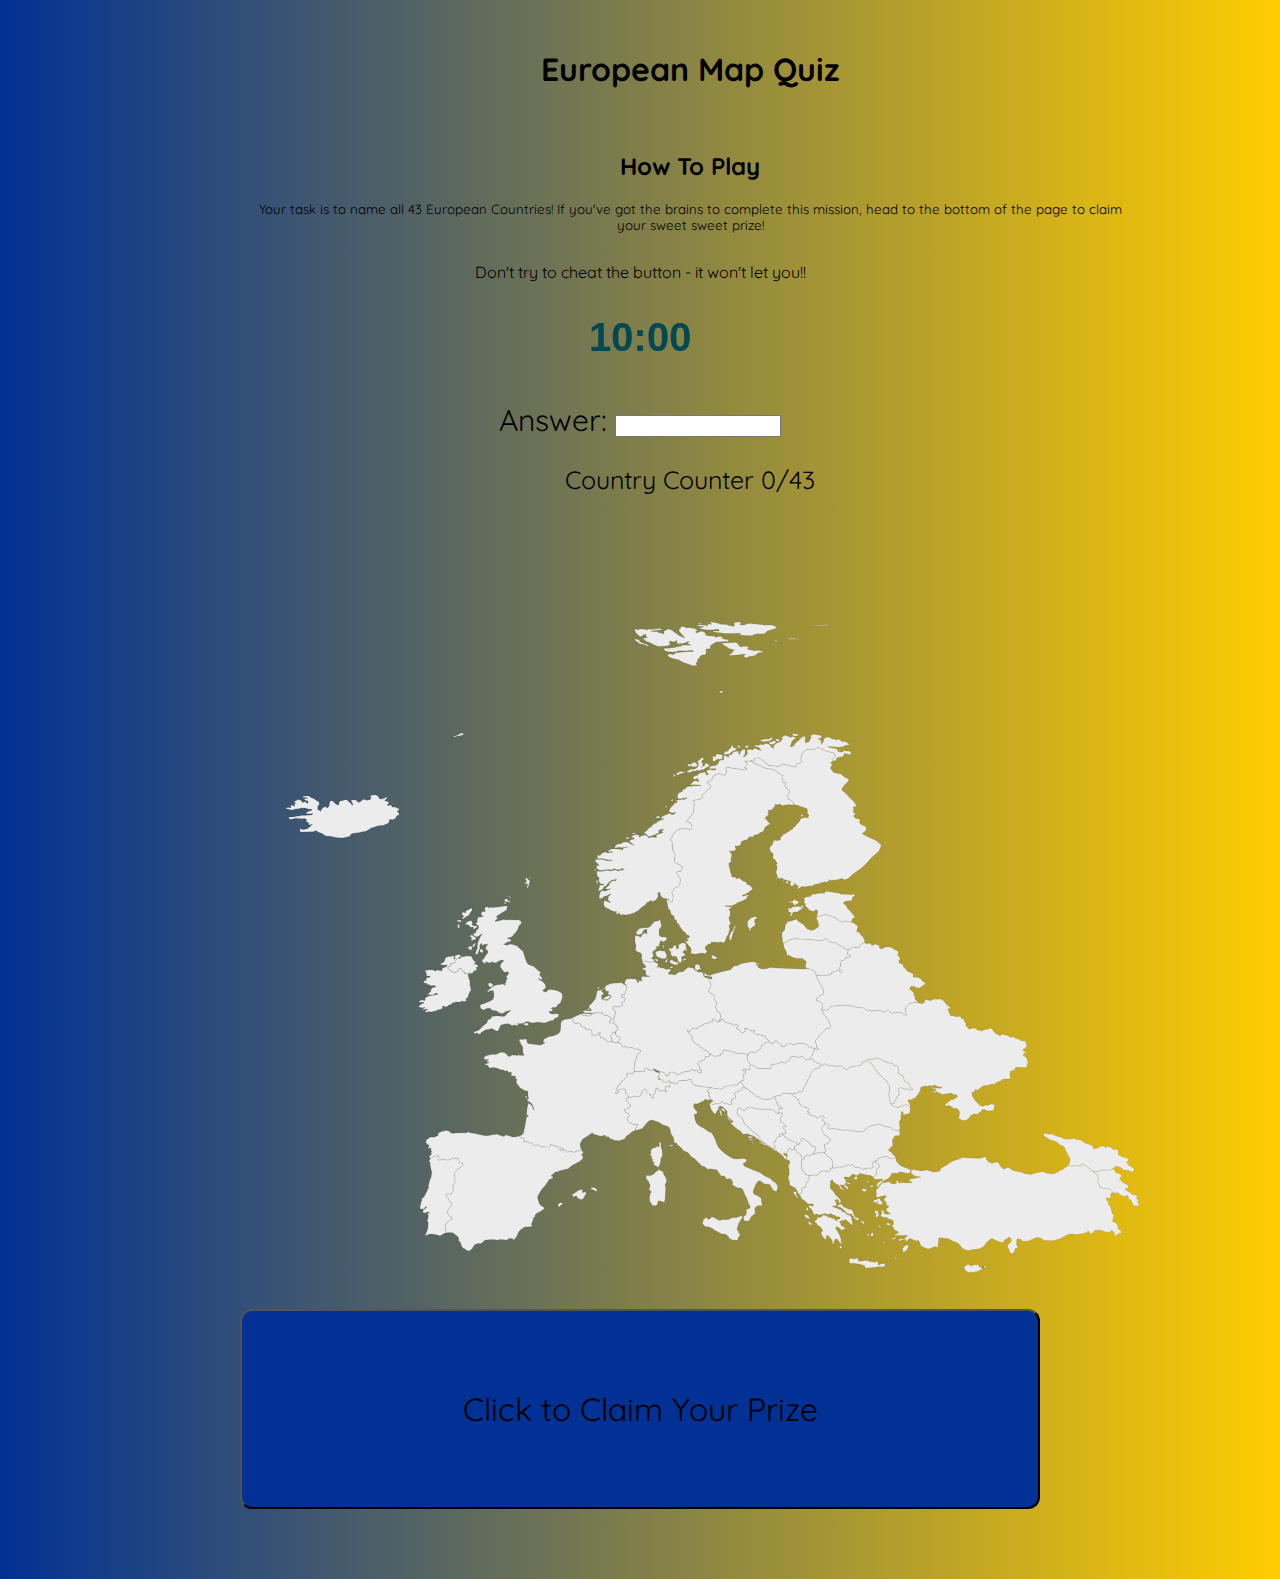
<file: index.html>
<!DOCTYPE html>
<html lang="en">
  <head>
    <meta charset="utf-8" />
    <link
    rel="stylesheet" href="mapquiz.css">
    <meta http-equive="X-UA-Compatible" content="IE=edge" />
    <meta name="viewport" content="width=device-width, initial-scale=1.0" />
    <title>Map Quiz</title>
    <script src="./mapquiz.js" defer>
    </script>
  </head>
  <body>
    <header>
      <h1 id="title" , class="heading">European Map Quiz</h1>
    </header>
    <main>
      <article class="article">
        <h2 class="heading">How To Play</h2>
        <p>Your task is to name all 43 European Countries! If you've got the brains to complete this mission, head to the bottom of the page to claim your sweet sweet prize! 
        <br></br></p>  
        Don't try to cheat the button - it won't let you!!
        </p>
        <br>
        <div id="ten-countdown"></div>
      </article>
        <form id="answer-form" class="form" >
          <label class="answer-label">
            Answer:
            <input id="guessed-answer" type="text" class="answer-input"/>
          </label> 
          <p id="guessed-answer-error" ></p>
         
          <p></p><p id="counter"></p>  
        </form>

        <section>
          <?xml version="1.0"?><svg baseprofile="tiny" fill="#ececec" height="684" stroke="black" stroke-linecap="round" stroke-linejoin="round" stroke-width=".1" version="1.2" viewbox="0 0 1000 684" width="1000" xmlns="http://www.w3.org/2000/svg">
 <path d="M654.7 528.1l0.5 0.4 2 2.9 1.4 0.5 1.9 1.3 1.4 3.2 0.1 2.2-0.5 2.6 0.3 2.1-0.8 0.8 0.7 2 0.2 1.9 1.2 2.2 1.2 1.1 1.3 2.4 1.6-0.2 1.3 1.1 0 1.1 1.1 1.8-0.8 2.6-1.7 0.8-1.2 3.1-0.3 2-0.6 0.5-1.9 0.3-1.7 1.3 1 2.2-0.9 0.7-0.3 1.5-0.7 0.7-2.7-0.9-0.7-2.5-1.7-2.7-4.9-2.6-1.2-1.1 0.4-1.5-0.1-1.4-1.4-2.4 0.3-2.6 0.8-2.2-0.3-2.7 0.1-2.1-0.7-2.9 0.5-2.1 0.9-1.3-0.2-2.2-1.5-1.1-1.6-0.2 0-3.1-0.3-0.6 1.7 0-1.7-2.8 3.2-5.3 1.1 0.3 0.8 2.1 3.4-1.2z" id="AL" name="Albania" inkscape:connector-curvature="0" 
 

></path>




 <path d="M423.4 528.8l-2.8 1.1-0.7-0.4 0-2.1 0.9-0.7 2.6 0.6 0 1.5z" id="AD" name="Andorra" inkscape:connector-curvature="0" 

"
 ></path>
 <path d="M974.6 572.4l-3.2-2.8-2.3-1.7-1.6-0.7-3.5 0.4-2.9-0.9-1.8-0.9 0.5-0.6-1.9-3-0.8-1.9 1-1.4 0.2-2.3-1.7-3.3-1.7-1.2-1.3-1.6 4.4-0.3 5.3-1.3 3.2 0.3 1.1-0.2 3.5-0.1-0.5-0.7 2.3-0.5 1.3 1.5 1.6 1-0.9 0.9 2.3 1 1.2 0 3.3 2.5 0 0.7-1.9 1.5-0.2 1.1 3.2 3.4 2.4 1.4 3.2 1.5 0.2 0.9-0.9 2.5-3 0 0.6 0.9 1.9 1.2 6.1 4.4 1.5-0.3 2.2 0.9 0.2 1.3-1 1.4 1.9 1.4 0.8 1.5-1.8 0.5 1.4 1.5 0.5 2.6-2.2-0.1-2.5 0.5-3-4.7 0.1-1-3.1-2.1 0.1-1.7-0.8-1.2-1.7 0.2-1.9 0.9-2.9-1.6-1.2 0.2-0.3-1.1-1.8-1.7-3.2 0.9z" id="AM" name="Armenia">
 </path>
 <path d="M607.8 434.9l-0.9 2.4 0.1 0.8 1.6 2.9 2.3 2.9-0.6 0.7-0.6 1.9 0.7 2-3.9 0.3-2.5-0.9-1.3 1.4 2.6 0.7 0.5 1.1-0.5 1.4-2.2 1.2 0.4 1.5-0.5 0.7 1.1 1.6-0.3 1.8-2.5 0.5-1.8 1.7-1.3 0.9-0.1 1.9-2.4-0.5-1.6 0.2-2.3 1.1-2.8-0.2-2.6 0.2-1.9 0.7-1 1.3-3 1.2-5-0.7-5-0.9-2.6-0.5-4-0.3-8.6-1.5-1.1-0.5-3.1-3.5 0-2.3-4.7 1.5-3.1-0.2-3.4 0.3-1.4 0.6-1.2 2.2-1.1 0.4-2.1-0.4-0.9-0.8-3-0.3-0.5-1.5-0.8-0.3-2 1.9-2.3-0.4-1.5-0.8-0.4-1-3.3-0.8 0.3-0.8-1.1-2.5 1-3-0.9-0.7 1.7-0.5 0.7-0.5 3.5 1.6 0.9 1.4 1.2 0.3-0.1 1.3 1.6-0.5 1-1.6 0.2-1.9 2.8-0.1 2.7 0.4 1.4 1.9 3.8-0.5 1.1-0.9 3.9-1.5 5.7-0.5 0.1-1.4 2 0.3 1.5 0.8 2.5-0.5 1.1 0.5 0.2 1.1 1.2 0.9 1.7 0.4 0.3-1.5-0.3-1.9-1.7-0.3 0.6-1.3-0.1-1.3-2.5-2.8 0.6-1.3 3.1-1.8 2.9-0.8 1-1 0.7-2.9 2.3 0.9 1.3-0.9 0.2-2.8 2.2 1.2 0.8 1.3 3.9 0.4 1.4-0.7 2.5 0.4 0.1-1.1 1.3-1.6 1.2 0 0.3-3.2 1.2-0.2 1.6 0.8 1.4-0.4 4.8 1.7 1.5-0.1 3 1.7 3.8 0.2 1.2-0.9 5.1 1.5 1 1.6z" id="AT" name="Austria">
 </path>
 <path d="M470 401.8l1.6-0.5 0.8 0.8 1.2 0.1 3 2.3-0.4 1.5 1.7 0.7 0.4 2-2.3 1.3-0.6 1.7-1.7-0.7-1.3 1.3-1.4 2.5-0.2 1.7 2 2.4-1.1 1.7-3.4 0.4-2.8-2.6-3.3-1.5-1.7-0.1-0.4-2-0.6-0.6 0.8-2.7-1.9 0.6-0.5 1.4-1.3 0.6-2.2 0.3-2.3-0.3-0.5-0.6 0.7-1.4-0.7-0.7 0.4-1.6-1.6-1.1-3.6-0.4-0.9 0.3-0.6-2-4.2-1.1-0.5-2-1.6-1.8-3.2 1-2.9-2.4 0-1.2-0.9-2.2 5.1-2.5 4.7-1.7 0.3 1.3 1.2 0.7 1.2-0.6 3.9 1.1 3.2-1.5 0.6-1.2 2.1 0.3-0.2-0.9 1.4-0.7 1.5 0.8 1.5-1 1.1 1.3 2.5-0.8 0.5 1.6 2.6 1.4 1.9-0.4 1.7 1.3 2.6 1.1-1 2.9-1.1 1.3 0.7 1.1z" id="BE" name="Belgium">
 </path>

 <path d="M759.6 509.6l0.2 3.7-0.9 1.8-2-0.6-2.2 0.5-1 2-1.2 1.2 0 2.6 0.4 4.2-1.6 0.7-2.9 3.7 3 1.8 1.7 2.2 2.4 2.5 0.5 1.2-1.7-0.2-0.9 0.4-1.8 0-1.5 0.6-3.4-2.5-3.5 0.3-1.5 1.1-3.4 0.4-1 2.2-1.9 0.3-0.3 1.4-1.6-0.5-1.6 1.1 0.7 1 0.9 2.7-0.2 0.8-2.5 1.2-1.8-0.3-3.2 0.4-3.4 0.9-1.7-1.1-3.7-1.2-0.9 0.6-2.4-1.4-1.2-1.7-1.6 0.5-4.2-0.1-0.2 0.9-1.9 0.2-3 1.1-2.6-0.2-2.4 0.2-1 1-3-0.2 0-4.2 0.5-1.7-0.9-1-1.7-3.3-3.4-1.8-3.3-3.2 1-0.3 1.1-1.7-1.4-2.9 0-3.3 1.1-0.6 1.8-0.1 1.1-1.6 1.6-1.7 0.3-1.4-1.6-1-1.3-1.6-2.9-1.5-2.4-3.9-0.6-2.4 0.4-2.3 2.1-1 0.2-1.9 0.9-0.7 4.3 2.5-1.8 2 0.9 1.8 3.7-0.6 3.9 0.3 5.3 1 3.5 0.4 2.5-0.5 9.4 1.7 4.2 0.2 2.3-0.6 1.6-0.9 1.2-1.6 3.3-2.1 3.2-1.2 4.4-0.9 2.9-0.4 4.5 2.3 3.2 0.4 0.9 0.6 1.7-0.5 2.5 2.6 2.2 0.7 2.6 0.5 2 0z" id="BG" name="Bulgaria">
 </path>

 <path d="M638.2 492.2l2.8-0.7 1.5 0.8-0.5 2.5-1.6 2.7-0.1 2.6 0.5 0.8 2.4 1.2 3.3 2.9-0.3 0.8-3.1-0.1-0.5 0.8 3.2 3.7-0.2 2.2-2.5-0.3-0.7 0.8-3.2 0.5 1.4 2.2-2.3 0.2-2 1.7-0.5 1.7 0.1 1.5-1.7 0.2-0.5 0.7 0.6 3 1.1 1.6-0.1 0.8-1.1 1-1.7-0.7-6.2-3.8-0.6-0.9-1.6 0.1-1.1-0.6 0.3-1.6-3-2.5-1.5-1.6-0.4-2.2-2.4-1.1-5-4.1-1.7-2-2.8-2.3-2.3-2.4-1.3-4-3.4-3.2-1.9-1.3-0.1-1.4 0.3-5 1.2-0.6 1.8 0.4 1.7 1.8 1.8 1 2.7-3.2 3.2 0.3 1.5-1.2 2.7 1.6 2.5 0.1 2.8 0.7 1.7-0.6 1.6 1.3 2.2-1 1.8 0.3 1.8-0.2 2.6 0.7 2.2 0.2 1.1 0.8 1.3 2.2 2.2 0.2z" id="BA" name="Bosnia and Herzegovina">
 </path>

 <path d="M724.5 321.5l1.8 1.3 1.2-0.4 1.9-0.1 3.1 2.2 1.6-0.9 1.5-0.3 3.6 1.2 0.2 2.3 1.7 1.5 2.1-1.3 2.7-1.1 3.4 0 2.7 0.9 2.4 1.8 3.5 1.4 0.4 2.5-0.6 1.8 2.1 2.1 0.5 1.3-1.3 2 0 2 4.1 2 0.5 0.5-0.5 1.8 1.4 0.6 1.8 2.4 1.5 1.4 4.9 2.1 0.7 0.8-0.4 2.8 5.3 0.5 3.2 1.3 0 1.1 0.7 1.1 2.8 1.4 0.6 1.7-2.6 1-0.3 0.9-3 1.8-3.5-0.2-2.4-1.5-2.9 0.1-1.4 2.7 3.9 3.3 0.6 1-0.2 1.5 1 1.5 0.5 3.3 1.6 1.4 1.3 1.8-5-0.1-1.4 0.8-1.7-0.4-1.1 0.5-2.2 2.3-0.8 1.2-1 3.3 1.8 3.6-0.8 1.4-2.7-0.9-0.5-1.2-2-1.1-7.1 0.6-2.3 0.8-0.6-0.5-2.5-3-3.8 1.6-0.6 1.1-1-0.3-0.8-1.3-5.1-1-1.9 0.7-1.9-0.5-1.2 1.7-0.8-1.4-1.1-0.4-3 0.1-1-0.3-1.8-2.1-2.3 0-6.1-0.9-6.5-1.5-7.8-0.4-2.4 0.1-2.3 0.5-5.9 0.5-0.8 1.4-1.6 1.6-1.9 1.2-1.1-0.5-1.9-0.3-1.1 0.5 0.1 1.4-1-1.6-0.1-1.3 0.8-1.5-0.4-1.1 0.2-2.4-0.8-1-1.8-1-3.3-1.3 0-1.2 2-2.7 0.8-0.5 4-1.7 0.6-1.6-0.9-3.9-1.7-3.6-2.9-4.9-2.1-5.1 2.9 0.4 1.6-0.3 3.7-0.3 1.6 0.9 3.3-1.3 1.8 0.1 0.8-2.6 2 0.2 1.4-1.2 2.1-0.5 1-0.7 1.7 2.3 2-0.2 0-1-0.9-1.1-1.9-0.5 0.5-2 1-1.5-0.4-2.3 1.1-3 2.6-0.6 0.8-0.6 1-2 3.6 0.1 0.4-1.1 1.3-1-3.9-1 0.7-3.1 0-1.8 2.6-0.6 1.2-1.5 1.1-0.3 3 0.4 3.1 0.1 0.4-1.7 2.5-2.4 1.4-0.8 1.3-0.2z" id="BY" name="Belarus" inkscape:connector-curvature="0" 


>
 </path>
 <path d="M514.1 449.1l0.8 1.1 2.6 1.3 1.2 0 0.9 0.7-1 3-0.5 1.5 0.1 1.7 1.2 0.1 3.3 0.8 0.4 1 1.5 0.8 2.3 0.4 2-1.9 0.8 0.3 0.5 1.5-0.5 3.1 0.5 1.8-1.9-0.2-1-0.9-1.3 0.3-0.6 1.8 1.5 3.5-1.2 0.3-1.4-1.9-0.7-0.1-2.9 1.1-2-0.8-0.8-2.1-2 0.1 0 2.9-0.5 1.1-2.2 2.6-0.2 1 0.7 1.7-1.2 0.7-0.9-1.4-1.3-1.2 0.4-1.2-2.2-0.6-2.4-2-0.2-2.5-1-0.6-3.4 2.9 0.6 1.5-1.6 2.2-2.4 1.4-3.1-0.8-2.6 1-2.4 0.5-1.4-0.7-0.9-1.4-2.3-2.3 0.5-1.7-0.8-2.2-2.2-0.3-1.9 0.1-2.3 1.5 0.5 1.3-2.3 1.6-1.4-0.1 0-1 1.5-1 0.3-1.5-0.8-0.7 1.1-2.9 3-2.2 0.5-2.9 2.1-0.9 3.8-4 0.6-0.9-1.3-1.1 1.8-1.4 1.1 0 0.8 0.8 2.7-0.3 0.8-1.4 1.5-0.7 1 0.3 2.8 0.1 3.3-0.6 2.6 0.2-0.2-1.5 1.3-1.2 1.3 0 1.4 1 0.8-0.2 1.1 0.9 3.7-0.2z" id="CH" name="Switzerland">
 </path>
 <path d="M578.9 400.5l2.1-0.4-0.1-1.9 3.3 0.8 0.3 1.1 1 1.1 4.6 1.1 2.7 1.1 0.8 0.9 3.2-0.7 1.8 1.2-0.7 1.1-1.6 1.2 1.6 0.9 2 1.8 1.5 1.9 1 0.4 3.5-2.5-1.7-2.4 1.3 0 2.2 0.6 3.3 1.9 3.6-0.7 0 1.6-1.4 0.5 2.7 2.3 1 0.6 1.8-1 3.5 1.8 0.5-0.2 2.7 0.8 0.5 1.8 2.8 2.2 0.5 1.6-2.8 0.3-2 1.5-0.6 0.8-2.3 1.2-0.7 3-1.6 0.8-2.1 1.9-1.5 0.7-1.7 0.2-3.6-0.5-1.4 1.2-1.1 2.8-1-1.6-5.1-1.5-1.2 0.9-3.8-0.2-3-1.7-1.5 0.1-4.8-1.7-1.4 0.4-1.6-0.8-1.2 0.2-0.3 3.2-1.2 0-1.3 1.6-0.1 1.1-2.5-0.4-1.4 0.7-3.9-0.4-0.8-1.3-2.2-1.2-0.6-0.7-2.9-2.2-1.3 0-1.3-1.6-2.5-1.5-2.9-2.6-1.3 0-2.3-2-1.8-2.7-1.4-1.5 1.2-1.7-0.6-1.6-2.3-1.3-2.5-3.4 0.5-0.7 1.9 2 1.9-2.6 1.1-0.6 2.6-0.6 2.1 0.4 0.8-1.3 2-0.3 0.6-1 1.6-0.7 1.1 0.1 0.6-1.2 4.4-1 3.5-1.5 1.9-0.6-1.5-1.5 0.8-0.6 2.2 0.4 1.5 1.5 0 0.9 1.4 0.6 0.9-0.7z" id="CZ" name="Czech Republic">
 </path>
 <path d="M567.9 355.2l-3.4-0.1-0.2-1.7-1.1-1-0.1-1 4.7 2.6 0.1 1.2z m-34.8-8.1l-1.8 0-1.4-0.7 0.8-1 1.7 0.4 0.7 1.3z m28.3 0.5l-1.3 0.7-1.3 0-1.3 1.3-2.1-1.1-0.5-1.1 0.1-2.2 0.6-1.4 2-0.9 0.9 1.2 1.7 0.6-0.5 1.7 1.7 1.2z m-46.6-6.6l1.8 0.7 1.6 1.6 0.1 1.4-1.7 1.6 3.2-0.3 0.8 1.2 1.7-0.4 4.5 1.8 3.2-0.9 0.7 1.4-0.6 1.5-2.2 1.6 1.4 1.2 2.1-0.2 3.6 0.9 3.3-2.5 1.1-0.5 3.6-0.3 5.1-4.5 5.3 0.9 1.5 1.9 3.7 2.1 3.2-0.2 1.3 2 0.8 2.5 1.9 1.3 2.8 0.5 0.7 2.6 1.8 4.1-0.3 2.7-1.9 1.8-0.7 1.6 1.6 1.4 3.3 2.1 1.4 1.7-0.6 2.6 2 2.3 0.8 1.9-0.7 2.6-0.8 1.1 1.9 3.1 0 1.6 2.2 0.9 1.6 3.2-0.4 2.3-1.6 3.6-0.9 0.7-1.4-0.6 0-0.9-1.5-1.5-2.2-0.4-0.8 0.6 1.5 1.5-1.9 0.6-3.5 1.5-4.4 1-0.6 1.2-1.1-0.1-1.6 0.7-0.6 1-2 0.3-0.8 1.3-2.1-0.4-2.6 0.6-1.1 0.6-1.9 2.6-1.9-2-0.5 0.7 2.5 3.4 2.3 1.3 0.6 1.6-1.2 1.7 1.4 1.5 1.8 2.7 2.3 2 1.3 0 2.9 2.6 2.5 1.5 1.3 1.6 1.3 0 2.9 2.2 0.6 0.7-0.2 2.8-1.3 0.9-2.3-0.9-0.7 2.9-1 1-2.9 0.8-3.1 1.8-0.6 1.3 2.5 2.8 0.1 1.3-0.6 1.3 1.7 0.3 0.3 1.9-0.3 1.5-1.7-0.4-1.2-0.9-0.2-1.1-1.1-0.5-2.5 0.5-1.5-0.8-2-0.3-0.1 1.4-5.7 0.5-3.9 1.5-1.1 0.9-3.8 0.5-1.4-1.9-2.7-0.4-2.8 0.1-0.2 1.9-1 1.6-1.6 0.5 0.1-1.3-1.2-0.3-0.9-1.4-3.5-1.6-0.7 0.5-2.2-1.2-5.1-2.3 1 1.6-3.7 0.2-1.1-0.9-0.8 0.2-1.4-1-1.3 0-1.3 1.2 0.2 1.5-2.6-0.2-3.3 0.6-2.8-0.1-1-0.3-1.1-1.3 0-1.5 0.6-2-0.2-2.4 0.3-1.5 1-1.8 1.4-5.5 3.5-3.8-0.1-1.3-1.6-0.6-4.8-0.8-2-1.4-3 0.6-2.1-0.1-0.3-0.9-1.4-0.4-1.8 0.7-3.5-4.3-1.4-0.1 0.6-3 0.9-0.9 0-1.4-2.8-1.1-1.5-1.6-0.3-2.2 0.6-1.7 2.3-1.3-0.4-2-1.7-0.7 0.4-1.5-3-2.3 0.6-2.4-1.9-1.2 0.5-0.8 2.2-1.6-0.7-1.2 1.3-2.8 0-1.2-3.1-4.1 0.7-1.1 1.8-0.7 2.3 0.8 4.5-1.3 0.7-1-1-0.9 0.3-0.9 2.6-1.6 0.6-2.6-0.8-1-2.6-0.3-0.7-1 0.6-1.6 3.1 0.1 1.1-3.8 0.7-1.7-0.1-4.3-1.7-1.4 0.5-2.7 1.1-1.4 0.9-0.4 4-0.3 4.5 0.1 1.9 2.2-0.6 1.2 1.6 0.3 0.9-2.4 1.4 0.8 1.1-0.1-0.5-1.7 0.2-1.6 0.9-1.4 3.3 0.6 3.6-0.3 0.1-0.6-2.8-0.5-0.9-1.1-0.2-3.9-1.5-0.8-1.6 0.3 0-1.5 3.4-1.1 0-1-3.4-3.8-0.2-1.6 2.7 0.1 5.2 1.3 3.1-0.7 1.5 0.4z" id="DE" name="Germany">
 </path>
 <path d="M533.5 340l2.1 1 2.4 0.3 0.4 1.9-3.5 0.7-5.1-2.1 0.1-2.5 2.3-0.2 1.3 0.9z m13.7-1.1l-2.3 0.1-1.9 1-0.3-1.2 1.6-1 1.2 0.2 1.7 0.9z m-28.8 1.2l-1.2 0.2-1.7-0.5-0.6-2.3 2.7 1.1 0.8 1.5z m8 2l-1.4-1.5 2.5-2.9 0.7-0.2-1.8 4.6z m50.1-4l-2.4-0.2-2.4-1 0.1-2 0.5-0.9 4.5 2.3-0.3 1.8z m-52.1-8.7l2.3 4.3-0.1 2.8-1.8 1.2-2.1 0-5.4-1.7-1.7-2.9-0.1-2.3 4.8-1.4 2.6 0.8 1.5-0.8z m23.3 0.2l-1 0.6-0.7-0.9 0.9-0.9 0.8 1.2z m-23.9-2.8l-0.9 0 0-3 1.5 1.6-0.6 1.4z m22.6 0l0.1 1.5-0.7 0.7-2 0.7-1.1 1.8 2 1.2 0.5 1.5-1 0.7-2.6 0.7 0 5.6-2.2 0.6-1.5-2.1-0.1-0.9-1.3-3.1-2-0.4-2.2 0.1-1.5-1.8 0.1-2.1-1-2-1.3-0.6 0.4-1.4 3.1-0.2 1.5-1.9 0-0.9 1.8-0.2 0.8 0.7 0.1 2.6 1.6 0.5 1.1-2.9-0.9-1.1 3.9-2.2 1.1-0.1 3 0.9-0.4 2.1 0.7 2z m-31.6 14.2l-1.5-0.4-3.1 0.7-5.2-1.3-2.7-0.1-0.5-2.1-0.8-1.4 1.1-0.3-0.9-3.9-3.2-1.3-2.5-1.4 0.5-5.6-1-2.3 0.1-6.9 1.3-0.1 3.1 0.8 1.5 0.9 0.6-1.9 1.6-1.6 2-0.8 1.6 1.3 0.3-4.5-1.6-0.5-1.3 0.4-1.3 1.9-1 2.4-1.9 0.2-1.5 0.7-2.4-1.4 0.1-1.4 1.6-1.9 2-1.9 2.2 0 1.6-0.6 3.9 0.1 2.8-1.3 2.8-3.6 1.5-1.5 3.3-0.5 3-1.7-0.8 2.5 1.2 1.7 0 3-0.9 1-1.4 2.5 0.2 5.6 2.5 1.5 4.1 0 1 1.1-0.7 2.2-2.6 1.4-0.9 0-1.4-1.1-1.1 0.9-1.2 5.1-2-0.1-1.2 0.5 1.4 1.2-1.3 0.8-3.4 3.1 1.1 3.4-0.2 0.9-1.5 1.3-0.6 1.1 2.3 0.3 1.3 2.9z" id="DK" name="Denmark">
 </path>
 <path d="M655.5 285.3l3.9 0.2 4 1.8-1.8 0.7-3.7 2.5-0.3 0.5-2.6-0.1-1.4 0.2-1 0.9-0.9 2.8-1.6 0.5-0.3-0.9 1.6-1.8-1.5-1.4-1.9-0.7 0.9-1.8-1.6-1.6 1.5-0.2 1 0.5 2-0.5 0.5-1 3.2-0.6z m8.3 1l-0.9 0.2-2.4-1.1 1-1 1.9 0.5 0.4 1.4z m-5.4-4l-0.8 0.7-0.9-0.6-0.9 1.6-1.3 0.3-1.9-2.5-2.9-0.5-1.3-0.7 4.5-0.4 1.2-1.6 1.3 0.1 0.4 0.9 2.1 0.3 0.9 1-0.4 1.4z m53.2 18.9l-1.9-0.2-3.4-1-4 1.2-2.8-1.1-3.5-2.7-0.6-0.7-2.3-0.5-5.6-2.5-1.1 0.7-1.5-1-8.4 2.8 1-3.4 0.1-3.6-2.3-0.4-0.9 1.3-1.3 0.3-4.1-1.3-1.2-2.1-1.6-1.1-0.8-1.2 0-1.8-1.5-2 0.7-1.1-0.7-2.8 3-1.2 3.3-0.2 0.9-1.3 2-1.3 2.3 0.2 3.1-1 6.3 0.1 0.4-1.7 3.2 0 7.6 1.2 1.8 0 2.8 1.2 1.4 0.3 4 0 6.3 0.5 1.2-1 1.5 1.2-1 1.4-1.2 0.4-0.9 3.2-0.8 1-1.7-0.3-2.5 0.2-2 0.5-1.3 1.1 0.1 1.1 2.6 2.3 1.4 2.8 2.6 2.2 0.8 1.3 2.4 2.9 1.8 2.5-2.3 0.6-1.2 2-0.2 2z" id="EE" name="Estonia">
 </path>
 <path d="M646.5 260l2 0.2-0.6 2.8-2.3-1.8 0.9-1.2z m-1.9 0.5l-2.1-0.6 0.9-0.8 1.2 1.4z m-6.5-2.7l-1.5 0.7-0.3-1.7 1.8 1z m25.5-62.9l-1.5 0.5-1.3-0.3-0.2-0.9 2-0.6 1 1.3z m30.1-54.6l-3.7 1.3 1.6 0.8 0.8 1.2-2 3.2 0.1 0.6 3.1 4 7.2 1.7 2.3 1.8 3.6 2.3 1.8 0.9 0.1 1.9-3 3-2.6 3.1-1.2 1.7 0.4 1.7 2.6 2.1 2.3 2.2 3 3.5 3 2.5 3 4.2 0.4 1.4-3.7 0.7 1.2 0.9-0.6 1.3 0.3 1.9-0.5 1.5 1.9 0.3 0.3 1.3-1.7 1 0 0.9 1.4 1.7 1 0.6 3.2 0.6 0.9 1.6-1 1.7 1.8 2.2 4.5 1.8 0.7 1.3 0.2 1.7-2.4 3-2 0.8 0.7 0.8 4.5 2.6 6.6 2.9 2.6 1.3 2.1 1.9 2.2 1.6 0.5 1-1.6 4.5-0.7 1.2-2.2 2.2-3.4 2.8-2.3 2.3-5.3 5.9-1.9 1.5-2.1 2.2-4.9 3.3-0.7 0.8-2.5 1.5-5.6 5.2-3.5 1-2.6-1.1-1.8 0.2-1.2 0.8-2.5 0.2-2 0.6-1-0.7-0.7 0.6-1.9 0.2-2-1 0.3 1.5-3.3 1.5-0.8-0.9-2 1-2.1 0.2-1.1 0.8-5.9 1.1-1.5 1.3-1.2-0.3-6.7 1.1-2.9-0.2-2.7 2-1.8 0.4 1.5-3-2.4-1.1-1.2-1.6-0.7 0.4-0.3 1.5-1.5 0.8-2-0.1-0.4-2.4 0.8-2.3-3.6-0.6-3.8-1.4-0.9-0.1-0.7-1.3-2 0.9-2.1-0.9-1.7-5.3 0-1.3 0.9-1.6-0.1-3.4-0.6-2 1.1-0.6-0.9-1.6-2.2-3-1.6-1.1 0.5-3.3-0.6-1.6-1.9-1.1-1.1-2.9 0.6-2.4 2.4-2.2 0-1.2 0.9-1.1-0.5-1.3 2.7-0.5 1 0.4 2.4-0.4 1.9-1-1.1-1.8 1.5-0.7 1.2-1.2-0.1-1 2.3-0.5 2.4-1.9 2.3-1.1 2.3-1.9 1.1-0.1 0.3-1.3 2.5-1.9 0.8-1.6 2.3-1.8 2.2-3.9 3.8-1.2 3.8 0.3-0.6-1.7 1-0.3-0.6-1.3-1-0.6 0-4.6-1.3-0.9-4.5-1.6-1.7-0.1-1.2-1.2-4.6-0.7-1.6-2.5-1.9-2.2-1.8-0.6-1.3-2.6 0-1.3 1.5-1.3-0.1-1.8 0.7-1.4-0.6-0.9-3.3-2.6-0.8-1.6 0.1-1.1 1-0.8-0.6-1.3-2.8-0.4 0.3-1.9-0.7-1.4-0.4-2.4 1.1-1-1.8-0.9-1.9-1.5-1.4-0.1-1.2-1.6-3.5-1.8-8.3-1.7-4.2-1.8-4.8-2.3-2.9-1.1-0.4-0.9-2.9-0.8 0.5-0.4 2.1 0 1.9 0.4 0.5-0.6-1-1.4 1.9-1.1 3.6 0 7.9 5.5 1.4 1.8 6.9 0.6 0.8 0.5 1.8-0.1 3.7-0.9 1.2-1.2 1.5 0.1 3.6 1.1 3.9 0.8 2.6 0.8 1.3-0.6 0.5-1.7 1.6-1.3 2.1-0.3 1.5-1.4-0.7-3.2 0.6-1.7 0.7-3.8 2.6-1.7 1.7-1.8 2.1-0.2 3.8 0.4 0.9-0.2 3.5-1.6 2.9-0.3 1.8 1.2 4.2 2 4.2 1.1 3.6 0.8 2.6 2.7-0.7 1-3.2 2.9 0 0.7 1.7 1.3z" id="FI" name="Finland">
 </path>
 <path d="M389.1 403.1l-1.6 1.3-1.3 0.2-2.5-1.2 0-0.5 2.5-1.1 2 0.6 0.9 0.7z m-36.5-39.7l1.3 0.9-3.4 1.9-1.2-0.6-0.9-1.2-0.1-1.9 1.2-0.5 1.8 0 1.3 1.4z m-23.3-11.4l-2.1 0.4-2.9 0 0.1-1.5-1.4-0.5-1.8-2.7-1.3-0.5-1.9 1.6 0.5 0.9-2.4 1.8-2.9-0.3-0.8-0.7-2.1-0.4-0.2-1-2.7-2 1-1.4 2.9-0.9-1-1.4 0.2-0.8 1.6 0.1 2.2-0.8 1.2-1.6 1-2.3 1.9-0.9 1.3 0.6 1.9-2 2.8-0.1 2.7-0.7 3.9 0.3 1.1 1.1 0.5 1.7 1.3 1.7 1.7 1.4 0 0.9-2 1.1 3.5 0.3 1.2 2.5-2.1 0.3-0.1 1.4 1.1 0.2-0.6 1.4-2.6 0.6-1.4 2.2-1 0.5-2.3-0.5z m13.7-20.2l-2.6-0.5-0.6-2 0.9-1.4 1.8 0.7 0.6 1.3-0.1 1.9z m-11.5-7.1l0.7 3.4-2.4 1.3-0.8-2.4-1.4 1 0.2-1.9 1.5-0.3 2.2-1.1z m1.7 1.7l-1.1-1.2 1.6-2.2 1.7-1-0.1 1.6-2.1 2.8z m2.5-7.8l-4.6 0.8 0.6-3-1.9-0.9 0.3-0.9 2.1-0.5 1.7 1.7 2.1 0.6-0.3 2.2z m-16.2-11.4l-1.5-0.2-0.4-1.4 0.2-2.3 1.6 0.2 0.1 3.7z m12.8-5.7l-0.1 2.8 2.9 0.8 2-0.1 0.4 0.6-3.3 2.7-0.7-0.1-0.2-2.2-1.4 0.3-1.9-0.3-1.2-1.9-2.7-0.5-0.9-1.1 1.4-0.6 0.3-1.2 2.8-0.6 1.5-0.7 0.9 1 0.2 1.1z m-11.9-2.6l1.2 0.9-1.1 1.3-1.5 0-2.2-1 0.2-0.5 3.4-0.7z m11.8-9.9l-1.6 2.6-1 0.7-0.2 1.7-3 1.6-3.2 2.4-1.4-1 2.6-1.7-2.1-1-0.2-2.6 0.8-0.7 1.4 0.7 1.9-0.3-0.7-1.2 6.3-3.2 0.4 2z m34.8-2.2l0 1.2-1.3 1.6-2.2 1.2-4.2 2.8-2.5 1.3-0.5 1.6 1.4 0.1 0.2 0.8-2.2 1.6-0.6 1.5 3-0.4 5.3-1.5 3.6 0.5 2.6-0.3 6.9 0.2 1.9-0.3 2.3 1.3 1 1.7-2.8 3.4-0.8 2.3-2 3.5-1.9 2-2 2.5-2.1 1.1-3.1 0.5 4.5 1.9-1.4 1.8-2.4 0.1-2.3 1.7-2.1 0.7 3.6 1.1 2.4-1 2.7-0.1 5.2 1.9 3.6 3.4 2 1.5 0.5 1.1 2.1 6.9 1.5 3.8 1.6 1.8 4.5 1.6 1.1 0.6 3.4 3.3 3.4 2.4-1.4 1.5 0.4 1.2 2.1 2.9 0.3 1.6-1.3-0.1-2.3-1.4-0.3 0.7 5 3.3 1.6 2 1 2.7-0.6 1.1-3 2.7 2.8 1.4 1.2-0.2 2-2.1 1.7-0.2 4.2 0.3 3.8 1 3.3 2.1 0.7 1.1 0.4 3.1-2.2 5.8-2.8 1.9-0.5 1.7-2.1 0.9-1.7-0.3-2.4 1.2 1.7 0.6 0 1.7-1.1 0.6-2.5 0.2 1.1 2 2.5 0.4 4.3-0.2 1.9 0.2-0.2 2.7-0.4 0.4-3.8 1.7-1 1.8-2.2-0.1-1.1 0.7-5.7 1.9-4.9-0.8-2.9 0.1-4 0.6-4.2-1.2-1.8-0.2-2.8 1.7-4.2 0.5-2-0.2 0.9 1.5-0.9 0.4-3.8-0.5-1 0.5-1.4-0.2-2.7-1.4-2.6-0.1-4.9 1.2-1 1.3-1.3 3.5-1.1 1.2-1.4 0.2-4.5-2.5-1.5 0.5-2.5 0.3-2.7 0.7-3.9 2.4-0.9 1.5-1.3 0.2-1.1-0.9-1.4-0.3-2.3 0.8-0.3-1.3 1-1 2.8-0.7 2.5-1.9 2.2-2.3 4.6-3.8 0.8-3.1 2.7-0.7 1.4-2.5 4.1-0.6 2.8 0 2.8 0.5 2.9-0.1 1.1-0.7 1.9-2.4 3.6-3-4.7 1-3.8 2.3-3.2-0.4-2.3-1.9-2.1-0.8-2.1 0.4-0.7-0.9-2.4-1.7-2.6 0-3.6 1.7-2.6-1.2-0.9-2.3 0.3-1.4 1.1-0.7 2.5-0.6 3.8-1.7 2.2-0.7 2.8-1.9 1.2-2.3-0.3-2 0.5-1.4-0.9-1.7 0.3-1.5-3 0.3-2.7 1.2-0.7-1.1 2.8-1.8 1-1.4 2.6-1.7 3.6-1.3 1.9 0.1 3.7-0.7 2.7 1.3-0.8-2.1 1.2-0.4 0.1-2.4 1.6-2.2-1.2-0.6 0.1-2 1.5-0.8 0.7-2.6-1.7-0.5-2.1 0.6-1.7-1.5-2.8-3.6-0.3-1.4 1.6-3.1 2.3-2-1.9-0.8-1.4 0.2-2.7 1.2-2 1.3-2.1 0-0.8-0.9-1.1 0.1-2.5 1.1-3.5-1.3-1.1 2.3-2.6-2.5-0.3-1.9 1.3 0 1.2-2.4 2.9-4 0.6-1.2-0.5-1.4-1.9-1.5 0.3-2.6 0.8-1 1.5-0.4-1.9-1.2-2.9 0.9-1.8 0.9 0.3-2-0.6-0.4-1.5 1.4 0.1 3.3-2.1 5.7-1.1 0.9-1.4-0.5 1.1-3.9 1.4-2.5-0.6-0.3 0.3-3.6 1-2.9 1.7-3.8 2.2-3.5-4.1 2.7-1 0.5-2.4-0.4-0.8-0.7-1-2.3 1.8-0.2 1.7-1.1-1.5-0.7 1.5-0.9 1.7-2.1 0.4-1.9-1-1.5-1.6-0.6-0.2-0.9 1.7-1.9-0.7-1.5 1.6-3.1 3 0.1 1.9-0.4-2.3-2 0.7-2.9 3.7-0.3-0.8-1.8 0.3-2 1.6-0.9 1.3 0.2 1 0.9 2.6-0.9 0.6 0.8 2.8-0.6 3.7-0.3 4.5-0.6 2.2-0.4 2.3 0.2-0.6 1.7z m-0.6-4l-1.3 0.1-1.3-1.4 1.5-0.3 1.1 1.6z m1.3-3.4l2.7 0.6-0.6 1.4-1.4-0.7-2 0.3-1.9-1 0.4-2.1 1.7-0.1 1.2 0.5-0.1 1.1z m3.7-2.3l-1 0.3-0.4-1.2-1.7-0.6 0.4-0.8 2.7 2.3z m16.1-19.5l1.6 1.8 1 0.5-1.3 3.8-0.2 1.6-1 1.7-0.8-0.4 0.9-2.9-0.5-1.1-1.7 0.3-0.4-0.9 1.6-1.4-0.8-2-1.1-0.2 1.5-1.6 1.2 0.8z m2.9 0.4l-1.4-1.3 1.3-0.6 0.1 1.9z" id="GB" name="United Kingdom">
 </path>
 <path d="M972.9 547.7l-2.3 0.5 0.5 0.7-3.5 0.1-1.1 0.2-3.2-0.3-5.3 1.3-4.4 0.3-1.3-1.2-1.9-0.2-1.1-1.7-3.5-2.5-1.2-0.4-0.6-1.1-1.4-0.3-1.4 0.4-0.9 1.9-3.4-0.8-3.6-0.1-1.1 1-4.3-1.3 1.9-3 0.4-1.7-0.4-2.4-1.7-2.7-3.7-8-1.1-1.2-4-1.4-1.1-1.6-3.2-2.1-4.1-0.9-4.8-2.9-2.9-1.7 0.9-2.1 0.8-0.2 4.8 0.9 1.5-0.4 5.9 2.5 3.6 0.7 3.1 1.7 6 0.5 2.8-0.6 1.8 0 2 1.1 2.4-0.2 3.2 1.2 1.5 1.6 3.5 1.4 2.8 0.8 3.2 1.5 0.2 2.4 2.5 0.4 4.3-2.1 2.1-0.7 1.8 0.2 1.9 1.9 0.8-2.2 4.6 1.7 2.1 1.8 2.8-0.1 2.2 1-0.2 4.2 2.9 1.4 1.6 1.2 3.4 0.7 3.1 1.5-1.2 2.1-1.2 0.3 0 1.3 1.1 0.8 0.9 1.5 4.5 2.6 0.9 0.8-0.2 2-1.8 1.4-4.1-2-1.7 0.5-3.2-0.9-1.4-1 0.1-0.7-4-1.4-1.9-0.4-3 2.5z" id="GE" name="Georgia">
 </path>
 <path d="M712.9 637.7l2.3 0 1.7-1 2.2 3.7 1.7-0.1 3.5-0.9 3.7 0.2 1.4 1 2.6 0.2 2.3 0.5 3.3-0.7 0.4 0.4 0.1 2.8 1.2 0.2 0.7-0.7 1.7-0.6 1.8 0 1.6-0.8-0.4 3.5-0.9 0.4-4.4-0.1-8.1 1-5.3 0.4-0.7-0.2-0.7-2.2-3.3-1.1-6.2-1-1.5-0.4-3.1 0.2-1.1-1-0.4-1.8 0.2-1.9 1.4 0.3 0.4-1.4 1.9 1.1z m43.4 1.1l-1.6-2.1 1.1-0.5 1.2 2.4-0.7 0.2z m-54.7-11.4l-1.4 0.2-0.7-2.2 0.5-1 2.1 2.1-0.5 0.9z m62.7 4.1l-1.7-0.4 0.4-1.8-0.7-1.6 2.3-2.7 3.2-1.3 0.9 0.9-0.9 2.5-0.9 1.3 0.4 1-1.6 0.2-1.4 1.9z m-19-10.3l-1.5 1.2-0.9-0.6 1.9-1.2 0.5 0.6z m6.2-2.2l0-0.7 1.3-1.1 2.5-1 1.2 0.6-2.5 1.4-1.5 0.1-1 0.7z m-22.2-5.4l-0.9 1.3-1.3-0.7 0.4-1.2 1.1-0.6 0.7 1.2z m3.6 1.6l-1.1 0.6-1.4-2.2 1.9-2 0.9 0.7 0.1 1.8-0.4 1.1z m5.4-8.8l0.6-1.6 1.6-0.1 0 1.1-2.2 0.6z m-21.7-0.7l-1-0.4 0.4-1.2 1.1 0.5-0.5 1.1z m31.6-3.7l2.8 0.7-0.7 1-1.6 0.9-1.7-0.9-1.2-1.2 2.4-0.5z m-76.7 0.1l0.4 1.2-1.1 1-1.6-1.2-1.2-1.8 0.9-1.1 0.9 1.2 1.7 0.7z m53.1 0.7l-1.4-0.1-2.4-2.1 0.9-1.4 0.9 1.2 1.3 0.1 0.7 2.3z m-57.3-9.7l0.3 1.8 0.9 0.3 1.3 1.6-0.2 1.2-2.1-0.8-1 0.2-1.1-2-1.3 0.2 0.6-1.8 1.4 0.1 1.2-0.8z m70.8 2.5l-1.1 0.9-1.8-1.7 1.4-1.3-2.1-2.4-0.1-1 2.1-0.5 1.3 0.9 0.6 1.2 0.4 2.6-0.7 1.3z m-70.2-6.1l-1.3 0.1-0.4-0.9 0.8-2.4 1.1 0.3 0.2 2.5-0.4 0.4z m34.6-5.4l0.9 1.7 5.5 2.5 2.8 0.3 1.7 2.6-0.2 0.6 1.5 3.8 1.1 0.9 2.7 0.3 0.4 1.9-0.9 0.8-1.9-0.7-2.1-1.6-0.4-1.3-2.2-2.9-3.6-0.2-1.5-0.7-0.6-1.7-1.5-0.9-2-1.9-1.5-1.1-3-1.1-0.6-0.7 1.9-1.3 2.1-0.5 1.4 1.2z m37.9-5.8l-0.1 0.9 1.9 1.5 0.7 1-1.2 2.1-4-0.8-0.8-0.8 1.6-1.3-0.9-0.5-1.2 1.5-2.2-0.7-0.9-0.9 0.7-1.4 1.5 0.1 1.7-0.8 0-0.6 2.3-0.2 0.9 0.9z m-81.3-1.6l-1.3 0.3-1.2-0.8-1.2-1.9-2.2-2.2 0.7-1.1 1.6-0.4 1.4 1.2-1.1 1.2 0.8 0.7 0.9 2.4 1.6 0.6z m67.8-8.6l-0.7 1.4-0.1 1.3-3.8-0.7-0.3-2.3 2.2-0.1 0.8 0.8 1-0.9 0.9 0.5z m2.4-6.9l-1.4 0.4-1.7-1.3 1.4-0.5 1.7 1.4z m-11.9-3l-1.6 0.6-1.8-1.1 1.1-2.3 1.3 0.1 1 1.3 0 1.4z m15.9-1.7l-0.5-0.7-2.1-1.2-4.6-0.6-2.3-0.9-0.9 0.2-2-1-1.2 0.4-2.5 1.7-1.5-0.2-1.6-1-2.2 0.4-1.7 1.9-1.8 1-1.8-0.4-2.3 0-0.2 1.1 2 2.1-0.5 1 0.5 1 2.1 0.1 2.5 1.3-0.7 0.7-3.2-1.2-1.2-0.1-1.2 1.2 3.5 2.7 0.5 1.4-0.6 0.9-1.5-0.8-2.5-3.2-3.1-0.6-0.4 0.6 1.2 2.4 2.9 1.7-0.6 0.6-3-1-1.1-1.6-0.4-2-5.5-2.8-1.4-2.8-2.2 1.3 0.4 2-0.6 3.8 0.4 1.3 3.5 3.7 1.3 2.7 2.6 2.1 2.6 3.2 0.7 1.8-1.3 1.1-1.3-0.5 0.3-1.9-2.2-1.2-1.9 1.2 1.5 2.3 0.5 1.2-0.4 1.3-1.6 0.8-2.6 0.1 2.4 1.4 3.3 1 1.6 1.1 1.5 0.1 1.7 2.1 2.6 0.6 1.7 2.1 2 0.5 1.7 0.8 1 2.1 0.3 2.9 0.6 2.1 0.1 1.7-1.1 0.5-1.3-1.6-4.2-3.6-1-0.4-1 0.7-2.9 0.5-1.9 1.3 1.5 1.3 0.1 1.2 0.8 1.5 2 0.4 2 2.4-3 1-1.1 0.7-0.8-0.5-0.2-1.2-4.3-2.2-0.6 0.6 0.7 2.4 1.3 1.6 2.2 4.3 1.3 3.7-0.2 2.1 1 1.5 0.1 1.5-1.7-1.2-2.2-2.5-0.8-1.5-2.2 0.1-1.3 3.3 0.2 1.9-1.6-1.1-0.2-2.9-2.1-2.8-0.9-0.4-1.3-1.9-1.5 0.6-0.1 2.9-0.4 1-2.2-1.9-2.3-3.5-0.2-1.8 1.4-1.7-0.3-1.2-1.6-2.5-2.1-1.5-1.2-0.5-0.7-1.6-2-1.3 0-1 2-1.7 1-2.6 1.9 0.5 1.4-0.2 2-2.4 1.6 0.1 3.9 2.1 4.2 1.2 2.1 1 1.2 1.1 1.6 0.3-0.5-1.4 0.8-0.4 2.1 0 0.2-1.6-2-0.6-0.8 0.2-2.4-1.4-2.3-0.8-2.2-1.5-1.2 1.3-1.2 0-3.4-0.9-2.1 0.7-4.2 0.7-1.1-1.3-2.6 1-1-0.7-1.9-4.2-1.7-1.9-1.2-0.5-0.2-1.9 1.5-0.2 2.4 0.9 0.9-0.6-0.6-1.6-2.5-0.2-1.8 0.5-2.8-2.2-1.5-1.7-2.2-1.1-1.7-3.4-2.6-2.6 2.7 0.9 0.7-0.7 0.3-1.5 0.9-0.7-1-2.2 1.7-1.3 1.9-0.3 0.6-0.5 0.3-2 1.2-3.1 1.7-0.8 0.8-2.6-1.1-1.8 0-1.1 4.6-0.3 0.9-0.6 2.3 0.6 2.4-1.3 1.7-2.5 0.8-0.3 3-0.4 3.3 0.6 2.9-1 0.2-2.1 2-0.3 3 0.2 1-1 2.4-0.2 2.6 0.2 3-1.1 1.9-0.2 0.2-0.9 4.2 0.1 1.6-0.5 1.2 1.7 2.4 1.4 0.9-0.6 3.7 1.2 1.7 1.1 3.4-0.9 3.2-0.4 1.8 0.3 2.5-1.2 0.2-0.8-0.9-2.7-0.7-1 1.6-1.1 1.6 0.5 1.2 0.3 2.3 1.5 0.9 3.1-3.4 2.5 0.5 4.4-2.5 3.2-0.8 0.4z" id="GR" name="Greece">
 </path>
 <path d="M611.2 521.2l2.3 0.4-1.1 0.9-1.2-1.3z m12.9 1.5l1.6-0.1 0.6 0.9 6.2 3.8 1.7 0.7 1.2 1.9-4.8-3.1-4.4-2.5-3.1-0.7-4.3-2-0.5-0.9 5.8 2z m-6.3-3.5l-0.8 0.1-5.6-0.1-1.7-0.3-0.5-1.3 1.8 0.2 0.5 0.6 6.3 0.8z m-5.3-2.3l-2 0.1-2.6-0.8 0.3-1.1 4.8 0.6-0.5 1.2z m-21.2-16.5l-0.3 0.4-3.3-2.7-0.3-1.9 2.8 2.7 1.1 1.5z m-4.9-6.5l-1.9-0.2 0.8-1.1 1.1 1.3z m-4.2 1.5l-0.9-0.1-1.7-4.2 0.4-1.2-0.8-2 0.9-0.3 0.5 2.1 1 0.9-0.1 1.6 0.7 3.2z m3.7-4.9l-1.5 0.3-1-1-1.3-0.2-1-1 1-0.7 0.5-1.2 3.3 3.8z m49.5-14.7l-0.7 1.5 1.6 2.7 0.2 1.6 1.3 0.4-0.4 2 1.2 1 3 1 0.9 1.5-2.3 0.1-1.7 0.4 0.7 2.6-1 1.6-2.2-0.2-1.3-2.2-1.1-0.8-2.2-0.2-2.6-0.7-1.8 0.2-1.8-0.3-2.2 1-1.6-1.3-1.7 0.6-2.8-0.7-2.5-0.1-2.7-1.6-1.5 1.2-3.2-0.3-2.7 3.2-1.8-1-1.7-1.8-1.8-0.4-1.2 0.6-0.3 5 0.1 1.4 1.9 1.3 3.4 3.2 1.3 4 2.3 2.4 2.8 2.3 1.7 2 5 4.1 2.4 1.1 0.4 2.2 1.5 1.6 3 2.5-0.3 1.6-3.5-2.8-2.6-1.5-3.1-2.8-3.8-1.1-2.7-1.2-3.3 0.6-1.8-0.2-0.7-2.2-5.8-3.9-4.3-4-0.8-1.3 3.1-1.2-1.4-0.8-3.9-3.4-1.2-1.6-0.1-4.1-0.8-1.7-2.9-2.2-1.1-1.1-2.1-0.7-1.4 0.9-0.3 1.9-3 5-1.3 0-3.1-4.2-0.5-1.9-1.3-3.9 0.7-0.5 0.5 0.6 3.3 0.8 1.4-1.3 1.1 0.5 3.6-0.1 0.6-0.3 1.2-2.2 2.6 2.1 1.5 0.7 1.3-0.5 2 0.7 1.6 0.2 1.2-0.4-0.8-2.3 0.7-0.7-1-1.1 2.1-1 2.1-0.6 0.4-1.1-0.2-2.2-0.9-0.9 0.4-1.4 4.4-1.7 0.7-1 2 0 0-1.7 0.9-0.8 2.5 0.6 2.9 1.2 1.7 1.2 0.9 1.3 2.7 1.8 2.2 2.2 1.3 0.7 2.5 0.6 1.3 1.3 3.3 0.9 4.9 0.2 2.5-0.9 1.1-1.4 2.9-0.4z" id="HR" name="Croatia">
 </path>
 <path d="M671 437.8l1.5 0 1.4 2.3 2.2 0.8 0.9 1.1 2.3 0.4 0.9 0.7 0.7 1.7-2.2 2.3-4.6 1.1-1.9 2.4-1.2 1 0.1 1.7-1.4 1.4-0.7 2.5-1.4 1.5 0 1.2-1.6 2.7 0.2 1.3-2.1 1.5-1.5 4.7-1.3 0.9-2.6-0.3-2.5 2-1.4-0.5-3.2 0.9-1-0.5-2.8-0.3-1.1 0.2-2.9-0.4-1 0.3-1.5 1.6-2.2 1-1.6-0.5-2.1 1.3-2.9 0.4-1.1 1.4-2.5 0.9-4.9-0.2-3.3-0.9-1.3-1.3-2.5-0.6-1.3-0.7-2.2-2.2-2.7-1.8-0.9-1.3-1.7-1.2-2.9-1.2-1.9-2.2-1.4-3.3-2.4-0.1 1.8-1.7 2.5-0.5 0.3-1.8-1.1-1.6 0.5-0.7-0.4-1.5 2.2-1.2 0.5-1.4-0.5-1.1-2.6-0.7 1.3-1.4 2.5 0.9 3.9-0.3-0.7-2 0.6-1.9 0.6-0.7 2.1 0.3 4.2 2.7 1.6 0.7 4.7 0.1 7-0.4 0.6-1-0.5-1.3 0.4-1 1.4-0.7 4.3-0.4 2.4-0.6 1-1.5 0.7-0.2 3.5 1.4 5-2.5 1.6-3.5 1.8-0.4 2.7 0.1 2.5 0.6 4.6-0.7 1.4 0.9 2.2 2.2 0.6 0.2 4.3-1.1z" id="HU" name="Hungary">
 </path>
 <path d="M329.3 352l0.7 1.1-2.2 0.4 1.5 5.2 0.6 0.9 0 4.1 0.9 3.2 0.1 2.5-1.3 1.8-0.9 2.1-0.2 1.8-1.6 2.1-1.5 0.9 1.6 1.5-2.8 0.8-2.6-0.3-1.3 0.8-3.9 0.2-3.7 0.7-1.7 1.8-2.5 0.7-1 1-2.3 0.8-1.7-1.2-1 0.2 0.2 2.1-2.9 1.3-1.8 0.3-1 0.7-5.8 1.4-1.9-0.5-3.3 0.8-1.2-0.1 1.6-1.8 1.6-1.3-3.8 0.6-1.4 0.5-0.6-0.6 3.2-1.9-3.3 0.1-3-0.4-0.4-1 2.9-2.3 2.4-0.9-0.1-0.9-5.1 0.1 0.5-1.1 1.7-1 1.8-0.1 1.5 0.6 1.1-0.8-0.6-1.7 3.9-2.3 3-0.3 3.3-0.7 3.3-0.8-2.4-1.2-2.3 1.8-2.6 0.3-1.9-0.5-2.1 0 2.7-2 1.6-1.7-0.8-0.7 2-2.3 3.6-1-1.6-1.3-3.9 0.2-1.4-1.3-2.6 0.1 0.4-1.2-3.5-0.2 0.5-1-0.6-1.1 2.8-0.6-0.2-2 1.9-0.8 2-0.4 0.1-1.1-2-0.2-2 0.4 0.8-2.1-0.8-1-0.4-1.7-0.9-1 2.8-0.2 1.2-0.5 4.7 0.1 1.9 1.3 1.7-1.2 4.8 0.9 0.6-2.6 3.8-1.5 1.2-2-3.7 0.4-3.6-1 0.7-0.8 2.1-0.7 1.9-1.6-0.3-1.1 1.7-2.7 3.1-0.8 2.4 0 1.6-0.9 1.2 2-1 1 0.6 0.9 1.2-0.8-0.5-2.1 0.9-1.3 1.9-0.3 0.6-0.8 3.2 1.7-2.5 1.5-0.5 0.7-1.9 0.9-1 2.3-1.2 1.6-2.2 0.8-1.6-0.1-0.2 0.8 1 1.4-2.9 0.9-1 1.4 2.7 2 0.2 1 2.1 0.4 0.8 0.7 2.9 0.3 2.4-1.8-0.5-0.9 1.9-1.6 1.3 0.5 1.8 2.7 1.4 0.5-0.1 1.5 2.9 0 2.1-0.4z" id="IE" name="Ireland">
 </path>
 <path d="M240.3 177.9l1.2 0.1 2.8-0.8 2.2-1.1 0.5 1.1-2.5 2.4 2.2 0.9 2 0.3-0.1 1.7-1.7 1.6 0.8 0.3 3.5-0.5 1 2.3 1.5-0.2 2.4 0.3 1.4 1.2 1.2-0.3 0.5 0.9-0.7 1.2-1.5 0.6 2.1 2.9 0 1.1-1 0.7-1.3 0-1 2.1-1.2 1.1-2 1-2.6-0.5-1.1 1.5 0.2 1.4-1.3 1.3-5.3 2.1-2.5 0-2.6 0.5-6.2 2-4.7 2.8-2 0.7-3.1 0.3-1.8 0.5-5.9 0.8-2 0.5-1.2 1.1-0.5 1.4-4 1.1-3.8 0.7-6.4-0.5-5.4-1.3-4.5-0.3-3.8-2.5-2.9-1-3.6-1.8-2.3 1.1-12.4 0.3-0.8-0.5-0.2-2.1 1.1-0.8 1.3 1.2 5-1.1 2.7-1.9 2.5-2.7-3.5 1.2-0.2-1.9-0.9-1.1-1.7-0.8-0.3-0.8 1.1-0.9-2.3-1.2-2.6 0.1-6.6-0.5-3.8 1-2 0.1-0.9-1 0-1.1 1.5-0.3 1.8 0.1 4.1-0.6 1.4-0.6 0.8 0.5 3.6-1.1 1 0.2 4-0.2 4.4-0.1 1.1-0.8 0.4-1.1-2.8 0.9-3.7-0.5-0.6-0.9 3.6-1.6 2.7-0.8-0.8-1.3-3.2 0.2-0.7-0.8-2.6-0.4-1.8 0.3-0.9-0.5-2.4 0.6-5.2 0.9-3.3 0.9-3.1-1.1-2.4-0.2 1.4-1.4 2-0.1 1.7 0.8 0.1-3.2 1.2 0.3 2.8 1.1-0.7-2.8 2.2 0.1-2.2-1.6 0.5-1 1.6-0.3 0.8-1 2.4 0 2.3 1.1 0.2 1.4 2.1 0 1.1-0.8 0.9 0.6 0.5 1.2 1.2 0 0.4-2.2-3.6-1.1-0.3-1.4 3.7-0.1-1.7-1.1-3 0.2-1.4-0.4 2.6-1.2 3.4 0 1.4 0.2 2.3 1.7 2 0.6 3.1 2.3 2.2 0.9 0 1.2 0.7 0.8-2.3 3.4 0.9 0.7-0.8 1.6 1.9 0.6 1 1.7 0.9-1.8 1.5-1.9 2.3-1.3 0.9 0.1 0.9 1 0.9 0.1 1.4-2 0.7-4.3 1.7-0.9 1.8 0.7 1.3 1.6 2.6 2.1 1.8-0.5 0.1-2.3 1-1.3 2-0.3 2.2-0.8 2.3-0.2 1.7 1.4 1.2 1.4 1.7 1.1 0.7 1.8 0.9-0.3-0.2-1.7-1.4-2.6 0.3-0.9 4.1 0.2 3 2.3 1.3-0.3 3.6-2.8 2.3 0.8 1.8 0.1 2.8-0.8 0.8-1.2-0.9-2.3 0.6-0.4 2.6-0.6 2.7 0.1 2.6 2.1-0.1 1 1.6 0.8z" id="IS" name="Iceland">
 </path>
 <path d="M602.6 595.6l-1.2 2.5-2.8 4.3-1.5 5.1 0.3 2 1.6 1.4-0.7 0.5 1.6 1.8 0.1 1.3-1.8 1.9-0.4 1.7 0.1 1.5-2.9-0.6-1.4 0.3-3.7-1.4-1.9-2.8-3-2-3 0-1.4-0.5-2.9-1.9-3-1.4-2.6-2.1-1.7-0.4-1.5-1-2.9 0-2.3-1.6-1.3-2.3 1.3-3.7 1.4-0.8 0.9-1.2 2.3 2.3 1.8-0.8 1.4-1.6 2.4 0.1 0.5 0.9 1.4 0.3 2.5 1.6 1.4 0.4 3.4-1 3 0.4 2.8-0.5 1.7-0.6 1.2-1 1.4-0.3 3.5 0.3 2-1.2 0.8 0.2 2-1.2 1.1 1.1z m-78.3-41.5l0.7 0.9 1.8 5-0.6 1.6-1.3 2 0.8 2.8-0.6 11.5-0.6 2.9-0.9 0.4-2.9-1.2-1.5 0.3-1.2-0.6-0.3 3-1.8 2.1-3-0.2-0.7-0.6-2.4-3.8-0.4-4.3 0.6-1.3 0-2.5 1.1-0.1 0-1.7-1.8-1.2 0-1.9 0.7-1.4-0.1-2.6-0.8-0.9-0.8-2.3-2.2-2.4 0.1-3.4 3.4 0.6 1.3-0.3 3.1-1.5 2.1-2.5 1.4-0.5 1.5-1.8 0.7 0.9 2.2 0.8 1.2 1.5 0.9 0.5-0.7 1.4 1 0.8z m8.3-30.8l0.3 1.4-2.5 0.5-1.1-1.1 2.9-0.2 0.4-0.6z m37.9-56.6l-0.2 0.9-3.3 2.3 0.7 1.4 2.3 0.7-1.6 2.1 0.3 1 1.3 0.2-0.4 2 1.9 1.1 1.5 1.3 0.2 1.3-1.5 0.1 0.7-0.6-2-2.2-2 0.9-3.2-0.9-2.1 2-1.5 0.4-1.7 1.1-3.2 1.2-1.8-0.4-1 0.7-0.4 3.1 0.8 0.6 1.5 2.6 1.7 1.1-0.7 1.9-0.9 0.7-1.3-0.5-0.3 1.7 0.9 4.5 1.4 3.2 1.2 1.3 2.7 2.2 2.7 1.1 5.1 3.7 2.8 1.1 0.7 0.7 1.8 2.8 1.6 3.2 1.8 5.1 1.3 2.5 2.3 2.9 4.8 4.1 4.3 2.9 4 1.9 3 0.3 7-0.4 2.6 0.7 0.4 1.2-0.4 0.9-2.9 2.1 0 1.7 1.5 1.2 7.1 3.2 7.2 2.6 2.2 1.4 2.7 2.1 6.4 2.9 1.1 1.4 4 3 1.8 2.4 0.5 1.8-1.5 4.4-1.6-0.5-1.9-1.3-3.1-5.4-5-0.5-2.9-1.3-0.7-1.4-2.3-0.4-1.3 0.9-1.4 2-1.5 3-1.5 4.3 0 1.7 1.1 1.7 2.9 1 2.4 1.5 1.6 1.6 0.3 3.8 0.9 2.1-0.9 1.3-1.9-0.3-2.5 0.7-1.7 1.4-0.7 1.4 0.5 3.4-0.3 1.4-3.3 2.5-1.6 2.5-1 2.3-4.3 0-1.1-1.5-0.1-2.2 0.6-1.3 1.6-0.7 0.9-2.8-0.5-2 1.1-1.6 2.8-0.7 0-2.9-1.4-1.3-1.4-5.1-2.4-4.3-1.4-3.8-1.1-1.8-1.4-1-3.7-0.3-4.6-2.6-0.3-1.1 0.6-1.1-1.1-2.8-2-1.7-2.6 0.6-1.2-0.1-0.1-1.5-2-1.3-2.7-0.2-0.7-0.7-2.6-4-1.7-1.7-2.3 0.1-3.9-0.9-2 0.7-3.2-2.6-2.8-0.9-5.7-5.3-1.8-2-3.5-2.2-2.3-3.2-1.8-1.2-4-1.4-0.3-1.3-3.1-3.1-1.7-1-1.3-2.1-2.5-0.5 0.1-2.7-1.2-3.5-1.7-2.2-1.2-5.3-0.8-1.5-1.8-1.1-4-1.2-5.7-3.4-1.1-0.1-3.4-1.3-2.1-0.2-2.6 1.2-3.1 3.2-2.5 3.4-0.9 0.6-3.4 1.2-3 0.5-0.2-1.5 2.1-2.6-0.3-2-3.3 0.6-5.1-2.4-0.9-0.9-0.1-1.4-0.7-1.3 1.4-2.5 0.8-0.7-0.5-1.7-3.2-1.4-1.5-3.1 0.8-0.4 1.9 0.2 1.7-1.3 1.2-0.3 0.8-2.5-1.8-1.6-1.7-2.6-0.9-0.6-0.1-1.6 2.6-1.7 1.4 0.7 2.4-0.5 2.6-1 3.1 0.8 2.4-1.4 1.6-2.2-0.6-1.5 3.4-2.9 1 0.6 0.2 2.5 2.4 2 2.2 0.6-0.4 1.2 1.3 1.2 0.9 1.4 1.2-0.7-0.7-1.7 0.2-1 2.2-2.6 0.5-1.1 0-2.9 2-0.1 0.8 2.1 2 0.8 2.9-1.1 0.7 0.1 1.4 1.9 1.2-0.3-1.5-3.5 0.6-1.8 1.3-0.3 1 0.9 1.9 0.2-0.5-1.8 0.5-3.1 3 0.3 0.9 0.8 2.1 0.4 1.1-0.4 1.2-2.2 1.4-0.6 3.4-0.3 3.1 0.2 4.7-1.5 0 2.3 3.1 3.5 1.1 0.5 8.6 1.5 4 0.3 2.6 0.5z" id="IT" name="Italy">
 </path>
 <path d="M519.4 458.5l-1.2-0.1-0.1-1.7 0.5-1.5 1.1 2.5-0.3 0.8z" id="LI" name="Liechtenstein">
 </path>
 <path d="M707.9 328.5l0 1.8-0.7 3.1 3.9 1-1.3 1-0.4 1.1-3.6-0.1-1 2-0.8 0.6-2.6 0.6-1.1 3 0.4 2.3-1 1.5-0.5 2 1.9 0.5 0.9 1.1 0 1-2 0.2-1.7-2.3-1 0.7-2.1 0.5-1.4 1.2-2-0.2-0.8 2.6-1.8-0.1-3.3 1.3-1.6-0.9-3.7 0.3-1.6 0.3-2.9-0.4-0.8-3-1.1-0.9-4.5-2.2-2.3-0.7-0.6 0.6-1.3-2 0-2.1 1-3.1-1.3-1.3-1.4-0.6-0.9-1.3-5.7-0.1-2.4-0.6-3.9-1.4-2-1.2-1.8 0.2-0.6-1.2 0.2-1.6-1.1-2.4-1.6-2.9-0.7-3.8 2.8-1.7 3.6-1.9 4.7-1.4 5.9 0.5 4.3-0.1 1 0.9 1.6-0.7 4.9 0.5 2.3 0.1 3.7 0.9 4.6-0.4 1.7-1.3 2.3-0.2 2.4 2.9 6.1 1 0.9 0.4 5.4 3.1 2.6 2.1 1.5 0.7 2.3 0.5z" id="LT" name="Lithuania">
 </path>
 <path d="M475.4 411.7l0.3 2.2 1.5 1.6 2.8 1.1 0 1.4-0.9 0.9-0.6 3-1.3-0.7-2 0.6-1.4 0-2.1-1.2 1.1-1.7-2-2.4 0.2-1.7 1.4-2.5 1.3-1.3 1.7 0.7z" id="LU" name="Luxembourg">
 </path>
 <path d="M711.6 301.2l1.9 0.3 0.5 1.1 3.2 1.7 0.7 2.2-0.8 1.6-0.3 3.1 1.8-0.3 1 0.6 0.3 1.2 1.7 2.1 1.3 0.8 1.9 4.2-0.3 1.7-1.3 0.2-1.4 0.8-2.5 2.4-0.4 1.7-3.1-0.1-3-0.4-1.1 0.3-1.2 1.5-2.6 0.6-2.3-0.5-1.5-0.7-2.6-2.1-5.4-3.1-0.9-0.4-6.1-1-2.4-2.9-2.3 0.2-1.7 1.3-4.6 0.4-3.7-0.9-2.3-0.1-4.9-0.5-1.6 0.7-1-0.9-4.3 0.1-5.9-0.5-4.7 1.4-3.6 1.9-2.8 1.7-0.8-2.8-0.6-5.5 0.1-2.8 1.9-1.6 0.8-1.2 0.6-4.5 2.5-3.6 2.4-0.4 3.1-1 3.5-0.9 1.4 1.9 4.9 3 1.2 1 2.3 3.4 4.4 1.8 3.1-0.6 3.6-2.4 1-1.1 0-1.1-1.2-4.7-1.1-2 0.1-1.3 8.4-2.8 1.5 1 1.1-0.7 5.6 2.5 2.3 0.5 0.6 0.7 3.5 2.7 2.8 1.1 4-1.2 3.4 1 1.9 0.2z" id="LV" name="Latvia">
 </path>
 <path d="M751.4 483.2l-2-2.3 0.9-0.7-1.4-5-0.1-2.6 0.9-4.8-0.5-2.9-1.4-2.3-1.4-2.9-3-2.1-1.3-1.7-2.1-1.8-2.5-3.2-1.5-1.3-3-4.9-2.5-3-2.5-1.6-2.1 0 0.2-0.6 2.3-1.4 0.7 0.2 4 0.1 1.2-1 0.8 0.3 1.6-1 3.5 1 3.6 2.4 2.5 0.3 0.6 1.2 5.6 0.6 1.4 1.9 1.4 1 1.4-0.7 1.4 1.4 0.6 2.3-0.6 3.1 0.6 1.2 2.3 1.2 2.9 2 0 2.4 0.9 1.9 2 1.3 2.1 0.8 1 1.6 0.2 2.9 2.9 1.7-0.6 0.7-2.9 0.4-1.2-1.3-1.6 0.6-2.1-0.8-1.9-0.2-2.1-1-2.5 1.6 0.5 2.1 1 1.7-0.4 2-2.3 1.7 0 1.3-2.5 2.9 0.5 1.4-0.4 1-2 0.2-1.1 0.7z" id="MD" name="Moldova">
 </path>
 <path d="M683.8 531.8l3.3 3.2 3.4 1.8 1.7 3.3 0.9 1-0.5 1.7 0 4.2-2 0.3-0.2 2.1-2.9 1-3.3-0.6-3 0.4-0.8 0.3-1.7 2.5-2.4 1.3-2.3-0.6-0.9 0.6-4.6 0.3-1.3-1.1-1.6 0.2-1.3-2.4-1.2-1.1-1.2-2.2-0.2-1.9-0.7-2 0.8-0.8-0.3-2.1 0.5-2.6 1.7 0.3 0.5-0.8 0.2-2.6 3.4-1.5 1-0.1 1.6 1.2 1.5-1.9 2.1-0.4 2.2-0.3 2-0.9 1.9 0.3 2.3-0.8 1.4 0.7z" id="MK" name="Macedonia">
 </path>
 <path d="M642.4 512.9l0.4 1.2 2.6 1.7 1.9 2 3 1.6 2.1 0.5 5.3 2.9 0.1 1-1.6 0.4-0.2 0.7-2 0.4 0.9 1.5-0.2 1.3-3.4 1.2-0.8-2.1-1.1-0.3-3.2 5.3-0.8 0.3-2.5-0.2 1.6 1.9 1.7 0.8 0.3 0.6 0 3.1-2.1-1.2-0.9-1.8-3.1-2.9-3.5-2 0.1-1-1.6 0.1-1.2-1.9 1.1-1 0.1-0.8-1.1-1.6-0.6-3 0.5-0.7 1.7-0.2-0.1-1.5 0.5-1.7 2-1.7 2.3-0.2-1.4-2.2 3.2-0.5z" id="ME" name="Montenegro">
 </path>
 <path d="M458 260.9l0.1 1.7-1-0.1-0.7-1.1-0.2-2 0.7-0.5 1.1 2z m-1.8-11.1l-1.8 0 0.3-1.3 0.9-0.3 0.6 1.6z m32.5-31.9l-2.3-0.2-1-0.8 2.8-0.8 0.7 0.5-0.2 1.3z m3.6-4.6l-0.3-0.9 2.7-0.6 0.9 1-3.3 0.5z m28-16.6l-4.2 0.3-0.3-1.1 2.1-0.8 1.2 0 1.2 1.6z m6.8-10.5l-2 0.3 0.1-1.1 1.8-0.3 0.1 1.1z m4.1-5.7l-0.1-1.1 1-1.2 1 0.4-0.3 1.5-1.6 0.4z m3.1-24.9l-1.5 0.7 1.1-2.6 1.1-0.7 0.4 1.5-1.1 1.1z m8.5-5.2l2.3 0.2-0.5 0.8-1.4 0.3-1.1 0.8-1.9 0.2-1.9 1-1.6 0.3-0.4-1.2 0.9-1 1.3 0 1-1.2 3.3-0.2z m12.4-9l2.2 2.1-0.3 1.5-1.2 0.7-3.3 0.1-1.6-0.9-2.2 0.6-1.6-1.1 1.6-1.4 2.6 0.4 0.5-1.7 1.7 0.3 0.4-1.5 1.2 0.9z m6.3 5l1.3-1.1 1.5-0.4 0.6-2.2 1.8-0.5 1.6 1 0.9 1.2-0.2 1.1-3.1 1.2-2.5 2-1.6-0.2-0.7 0.7-2.4 0.6-1.7-0.9-0.9 0.9-1.4 0.4-1.2-0.4-2.9 1.5-2.8 0.3-1-1.1 3.1-1.9 5.1-0.6 2.9-2.3 0.4-2.5 0.6-0.9-1.3-0.6 0.2-1.7 2.4-1.7 1.3-1.4 1.5-0.3 0.9 1.1-1.1 1.4-1.6 1.2 1.1 1.5 0.6 2.4-1.4 2.2z m15.5-13.7l1.4 0.8 1.5-0.3 2.3 0.7 1 1.5-1.2 0.9 0.4 1.7-3.8 0.5-0.9-0.5-1.5 0.9-1.4 1.4-2.2-0.6 0.2-1.6-0.3-2.3 0.7-0.5 2.9 0.3-0.4-2 1.3-0.9z m124-2.6l-1.8 0.4 0.2-1.8 1.6 1.4z m-92.4-3.8l-1.3 0.4-1.8-0.3-0.7-1 2.2-1 1.7 0.3-0.1 1.6z m-15.1 0.3l1 0.7 1.5-0.5 1.1 1-1.4 0.8-0.8 1.2-2 0.1-2.9 2.3-0.1 0.8-5 0.5-1.5-0.3 1.7-2.7 1.7 0 1.7-0.8-0.3-0.8 2.5-2 0.6-1.7 1.4-1 0.8 2.4z m4.8-2l1.4 0.2 1.3 1.6-2.3 0-2-1.8 1.6 0z m37.3-4.3l0.5 1.1-3.3 2.1-1.6 0.1-2.1-1.2 0.1-0.8 1.9-0.9 0.9 0.1 2.7-1.4 0.9 0.9z m3.9-0.3l-1.8 0.5-1.7-0.9-0.2-1.6 0.8-0.3 3.2 1.2-0.3 1.1z m-6.4-3.2l-0.4 0.8-2.7 2.1-2.2 0.7-1.8-0.3-0.8 0.6-2 0-2-0.6-2-1.2 3.5-0.1 0.6-0.5 1.5 0 2.8-0.4 1.1 0.3 2.1-1.4 2.3 0z m60.6 23.5l-1.7-1.3 0-0.7 3.2-2.9 0.7-1-2.6-2.7-3.6-0.8-4.2-1.1-4.2-2-1.8-1.2-2.9 0.3-3.5 1.6-0.9 0.2-3.8-0.4-2.1 0.2-1.7 1.8-2.6 1.7-0.7 3.8-0.6 1.7 0.7 3.2-1.5 1.4-2.1 0.3-1.6 1.3-0.5 1.7-1.3 0.6-2.6-0.8-3.9-0.8-3.6-1.1-1.5-0.1-1.2 1.2-3.7 0.9-1.8 0.1-0.8-0.5-6.9-0.6-1.4-1.8-7.9-5.5-3.6 0-1.9 1.1 1 1.4-0.5 0.6-1.9-0.4-2.1 0-0.5 0.4-5.1 0.2 2.6 1.6 0.1 2-1.4 1.9-1.6 0.9 2.9 0.9-2.5 1.6-1-0.1-8.6-1.7-2.9-0.1-4.1-0.9-2.1 0.5 0 0.8 0.8 3.6-2.1 3.1-6.3-1.8-1.5 0.9-3.7 1.9-1.5 3.5-1.1 1.1-2.7 0.6-0.5 1.1 2.7 2.3 1 1.3-0.2 1.4-1.5 1-3.3 2.9-3 2.9-1.3 0.9 1 2.5-3.3 1.5-2.4 0.5-3.8 0.4 1.4 3.9-0.6 2.7-0.1 4.7-3.3 5-4.4 5 4.7 1.6 1.1 2.9 0.1 1.2-1.7 2.2-7.1-0.9-3.3 0.4-3.3 1.5-3.5 3.8-1.2 1 0.5 1.5-2 2.8 2.7 4.1-1.1 1.1 0.6 2.8-0.1 1.8 2.5 4.4 0 1.6-0.9 6.4 3.8 2.1 1.2 0.4 3.4 2.7-0.4 1.9-1.3 2.5-2.4 0-1.8 0.6 0.3 1.6 3.1 4.9 0.5 1.4-0.6 2.1-0.1 2.8-1.9 2-1.3 0.8-2.6 0.7-0.9 2.4-1.5 1.5 1.6 4.4-0.6 3.9-0.7 1.4-1.9 0.2-1-1.8-0.4-1-6-1.2-2.3-2.9-0.4-3.1-2.5 1.2 0.6 1.1 0 2.3-2.5 3.9-1.1-0.2-1.3 0.8-1.3 0.2-0.6-1-1.1 0.2-0.8 1-3.4 1.3 1 0.7-1.7 1-0.6 0.9-2.7 1.5-4.3 3.9-2.3 1.1-1.6 1.2-1.4 0-1.8 0.9-4.6 0.9-3.1-0.4-2.1 0.4-1.1-0.7 0-1.1-1.2-0.1-0.8 1.2-1.6-0.4 0.7-2.4-3.1-0.1-3.8-1.6-0.9-0.8-3.1-1.3-1.4-1.4-0.8-1.6 0.3-3.6 0.6-0.5 2.7 0.8 2.8 1.3-0.1-1.2-2.4-1.6 0.8-1.8-0.2-1.6 2.6-2.1-0.4-0.7-3.4 2-3.1 0.9-1.1 1.2-1.1 0.6-2.1 0-0.5-0.9 0.5-3.3 1.2-2.7 1.8-1 3.4 0.7 1-1 1.3-0.2 2.4-1.2-4.1 0.5-1.2-1 2.8-2.4 1.2-1.4 0.3-1.5 2.2-1.7 1.8-0.8 1.6 0.6 1.5-1.9-5 1.1-2 1.1-2.7 2.8-0.2 1.1-2 0.9-1.5 1.5-0.6 1.2-2.8 1.9-1.4 0.3 0-2.4 1.1-2-0.3-1.6 3.2 0.2 1.8-1.2-2.7 0-1.4-0.7-1.2-1.5-0.6-1.9 1.1-1.8-2.2-2-0.5-2.2-0.1-2.5 0.9-0.5 2.1 0.4 2.4-0.2 5.2-0.9 3.4 0.6 1.4-0.1 2-0.7 1.9-0.1 2.2 1.2 0.7-0.5 5.4-1.2-3-1.5 0.1 1.4-3.6 0.3-3.2-0.6-1.3-0.6-0.5 1.3-1.1 0.3-3.4-0.5-4.7 0.3-2.1 0.7-1.4-0.1-2.5-1.2-0.9-0.9-0.3-2.6 2.8-0.3-1.9-2.3-1.9-1.3-0.2-1.4 0.7-1.3 1.5 0.2 3.8-0.1 6 1.5 4.9-0.3-0.8-0.6-2.9 0-7.2-1.3-2.2 0.1-1.2-0.3-0.7-1 0.4-1.9 1.1-0.4 1.2 0.6 1.9-2.3 1.9-1 2-0.5 2 1 1.3-0.1 4-0.8-1.3-0.5-3.5 0.5-0.2-0.5 2.4-2.3 4.2-0.4 5.9 0.5 2.3 0.8 0.4-1.8 5.3-1.4-6.8 0.8-1.8-0.5-4.9 0.7-0.1-1.3 2.3-2.3 4.1-0.9 1.9-1.1 3.1-0.2 2.6 0.3 1.2 1.3 4.4 1.7-5.1-4 1.1-1.7 3.3-0.4 0-1.6-2.2-0.3 0-1.2 1.9-0.9 2.8-0.7 3.2 0.8-0.6 1.3 0.9 0.5 1.7-1.5 3.9-0.8 2.8 2.1 0.5 1.1 1.1-0.5 2.7-0.5 2.7 0.3 1.8-0.2-1-1.3 0.4-1 2.4-1 1.7-0.3 2.6-1.2-0.8-1-1.4-0.3 2.9-1.5-1.7-0.6-2.4 0.9-1.6 0.9 1.5 1-1.1 1.1-6.1 2.8-3 0.8-1.4-0.1-1.9-2.5-2.1-0.1 1.3-2.2 1.6-0.8 1.4-2.3 2.3-1.3 3.2-3.3 2.8-1.1 0.9-1.1 3-1.5 3-0.9 0.3-1-2.7 0.9 0.4-2.1 1.4-1 6.8-2.8 1.6 1.3 2.1-0.2 2.3-1.6-0.3-0.7-2.1 1-1.5 0-0.4-0.6-2.1-0.5-0.3-1.2 1.3-2.8 3.4-3.3 0.5-1.3 1.3-0.7 1.7 0.2-0.2-1.1-2.1-1.1 6.2-1.1 3 0 2.4-0.9 0.5-1-6.4 1.1-2.4 0.1-0.8-2.7 0.2-1.5 1.9-2.2 1.4-0.2 1.7-1.1 0.1-1.5 2.3-0.8 2.1-2.1 2.3-0.5 1.4 0.2 3-0.7 6.6-0.1 0.1-0.6-6.3-0.3-3.5 0.2-0.4-0.6 2.8-2.7 2-1 1.7 0.2 1.8 1 0.6-0.8-1.6-1.5 0.7-1.5-2.6 1.1-1.8 0.3-0.9-2 2.3-2 2.3 0 0.3-1.5 3.3-1.3 1.9-0.2 1.5-0.6 0.6 0.4 0.9 2.3 1.5 0.3 1-0.8-1.3-1.1-1.1-1.8 2-1.5 2.3-0.2 2.6 0.7 2.3-0.2 0.9-1.2-6.3-0.1-0.8-0.9 1.2-1.2 2.2-0.8 2.5-0.1 2.4-1.4 0.9-1.1 0.3-1.6 1.4-1.3 3.9-0.8-0.6-2.2 0.8-1.4 1-0.6 2.1 1.5 1.8 0.5-0.5-1.4 0.3-1.2 2.1 0 1-0.5 0.3-1.3 1.4-1.2 4.7-0.7 0.5 2.5 0.7 1.4 0.8-2.8 1.6-2.1 2.4-0.9 0.9 1.1-0.4 4.3-1.9 2.4 1.5-0.2 2.5-2.3 0.6-1.2-0.7-2.8 0.6-0.8 3.5-0.1 1.9 0.4 0.7-1.5 1.7-0.1 1.8 0.9 4.1 1.4-1.3-2.2-1-0.8-2.1-0.5-2.2-1 1.2-1 2.4 0.3 2-0.8 2.2-0.2 1.1 0.6 0.8-1 2.5-0.5 2.8 0.9 1.6 2.7 2.4 1.4-0.1-1.4 0.6-1.9 2.3-2 2.1-1 1.4-0.1 2.9-3.4-1.6-1 3.3-2.3 1.1-0.1 5.4 2.1 1.5-0.9 3.4 0.8-0.8 1-3.1 2.9-0.5 0.8-0.1 2.2-1.2 1.4 0.8 1.4 1.6-0.4 1.8-1.3 0.1-1.3 4.3-3.7 1.9-2.1 2.3-1.7 1.5-0.3 0.9 1.1-0.2 1.5 0.2 4.3 3.7-1.4 1.1-3 1.1-0.7-0.8-1.4 0.4-1.1 2.3-1.3 2.2 0.4 3.3 0.3 2.7 0.8 0.2 1.4-0.8 0.9-2.9 1.1 0.7 0.7 2-0.6 0.9 5.5 0.9-2.1 1-0.7 0.1-1.5 0.8-1.9 1.8-1.3 2.7 0 3.3 1.7 2.5 0.3 1.8 0.8 2.4-0.7 2 1 0.1 1 3.8 0.3 3.8 1.6 0.6 1.6-4.4 1-1.8 1-3.3 0.4-11.5-0.7 0.4 0.7 8.3 1.5 0.6 0.5 0.4 2.1 1.8 0.7 3.5-0.2 0-1.3 3.2 0.6 3.8 0.2 1.1 1.7-0.3 1.5-2.4 0.1-4.2-1.4-0.4 2.3-1.1 0.9-5.8 1.3-1.1 2.6-2.2 1z m-40.5-27.7l3.7 0.5 2.2 1.4-3.6 0.5-1.7-0.1-2-1.8 1.4-0.5z m-339.6 3.9l-0.1-1 4.5-1.5 1.9-1.4 3.4-0.5-0.2 1.8-3 0.8-3.3 0.5-3.2 1.3z m269.2-45l-1 0.5-1.9-0.8-0.8-1.2 3-0.1 0.7 1.6z m9.6-50.1l3.9 0.2 2 1.9 1.4 2 1.3 0.2 4.7-0.4 3.4 0.7-1.4 1.1 0 1.2 5.5 1.3 1.8 0.1 3-0.4 6.5 1.7-6.6 1.1-2 1.9-3.7 1.3-2.6 0-2.3 1.3-2.2 0.1-1.5-1.9 2.2-1.3-3.1-0.4-1.2 0.5-10.5 1-1.1-0.2-0.9-1.2 2.8-0.6 0.2-1.1 2.5-2.4-5.5-1.6-2-1.2-0.8-1-2.5-0.9 0-1-1.7 0.1-0.4-1.2 10.8-0.9z m46.2-0.6l-1.3 0-2.6-0.8 0.7-1 3.2 1.8z m-137.6 0.4l3.5 1.5 1.9 0.5 2.3 1.5-0.7 0.9-2-1.2-3.6-1.3-2.3-0.2-3.3-2.5-1.5-0.8-0.8-1.7 3.6 0.7 1.6 1-0.3 0.8 1.6 0.8z m155.6-3.4l2.7 0.1-0.1 0.6-7.3-0.4-3.8 0.7 0.4-0.9 2.4-0.6 3.7-0.1 2 0.6z m-109.9-10.8l1.4-0.6 5.4 0.8 2.5 0.9 1.3 1-1.9 1.9 1.7 1 3.2-1.7 2.7 0.3 1.7 0.9 1 1.1-0.2 1.4 3.1 1.1 3.4-0.2 2.4 0.3 1.5 1 1.9-0.2 0.2-0.8 2.6 0.2 3 0.8-2.1 0.9 2.1 0.8 3.4 0.6 2.1 0.6-1.5 1.4-3.2 0-2.9 0.3-5.4 0.3-3 1.6-2.5 1.8-0.4 1.6 0.6 1.1-1.5 0.5-3.3 0.2 0.2 3.9-0.8 1.9-3.3 0.3-1.8 1.1-1.2 2.1-2.1 2 1 1-2.1 1.9 1.2 1.8-1 0.6-2.1 0.3-2.2-0.3-2.3-1.1-6.7-2.2-4.3-2.4-6-1.3-3.3-1.6-1.5-1.3 0.3-1.4 2.8-0.2 2.9 0.7 1.7-1.9 11.3-1.1 7.3-0.2-1.9-1.3-6.9 0.7-4.3-0.2-2.1 0.1-2.1 0.6-4.3 0.5-4.6-0.1-2.9-1-1.3-2 1.2-0.6 3.8 0.1 6.4-0.9 3-0.8 3.1-0.1-0.5-0.8 1.8-0.4 2.4-0.2 5.6 0.1 0.2-0.6-2.6-0.6-0.9-0.6 2.6-1.8-2.2 0.1-3 1.3-1.8 0.5-4.6 0.3-1.7-1.6 0.9-1.2-0.8-0.7-1.3 1.3-2.1 0.3-2-0.9-1.9 0.5 0.7 1-0.6 1 2 0.9-2.3 0.6-2.1 1.1-3.9 0.2-4.5 0.1-4.6-1.6-2.2-1.2-1.8-1.2-2.7-0.6-1.7-0.8-0.4-1.1-1.4-0.7-0.7-1.2 4.4 0-1.7-1.8 0.5-1.6-3.4 0.1 0.4 0.9-2.2 1-1.2-0.2-2.3-1.9-2.4-2.4 0.4-1.3-1.2-1 1.5-0.7 2.5 0.9 0.8-0.7 3.8-0.4 4.6 1.1 0.4-1.1 4.2 0.5 3-0.6 5-0.3 2 0.4-1 1.1-6.3 0.3-4 1.3 5.7-0.2 1 0.1 0.6 1.1 3 0.5 2.3 1 0.8-0.5-0.6-2.2 4.4-2.3 2.1 0.4 2.1 0.9 4 3 2.3 1.9 6.1 2.8-0.7-1.5-4.2-4.5-0.9-1.7 0.9-1.7 1.1-0.5-0.4-1.3 1.3-0.5 2.4 0.3 2.6 1.3z m134.7-2.3l-8 0.4-0.9-0.3 15.7-1.4 1.7 0.5-8.5 0.8z m-118.9-1.9l-1.8 0.6-3.2-0.5 0.9-0.7 4.1 0.6z m18.6 0.5l5.6 0.1 1.5 0.9 5.5 1.1 0.8-1.5-0.6-2.2 1.9-0.1 1.7-0.6 3.1 0.3 0.2 1.3-0.5 1.4 2.1 0.1 2.8-0.3 1.9-1.1 2.4 0.1 1.3-0.6 1.4 0.6 8.2 0.7 3.3 0.6 5.2 0 3.7 0.2 2.8 1 1.1 1.7-0.9 0.4-6.7 2-1.6 0.7-2.4 2.3-4.1 0.7-3.5-0.3-3 0.7-1.9 1-1.5 0.2-9.2-0.4-2.2-1.1 1.2-0.9-8.2 0.3-9.2-0.1-1-0.5-5.6-0.5-4.2-1.1 1.1-0.5 5.8 0-0.7-1.5-2.9-0.1-1.8 0.4-4.3 0.2-4-0.1-1.9-0.3-3.8-1-0.7-0.8 2.8-0.4 2.1-0.7-4.5-0.3-1.9-0.3-0.6-0.9 5.9-0.2 5 0.8-0.7-2.2 3.9 1.1 0.2-1.1-2-1.4 2-0.1 4.5 0.7 5.1 1.6z" id="NO" name="Norway">
 </path>
 <path d="M666.8 348l0.6-0.6 2.3 0.7 4.5 2.2 1.1 0.9 0.8 3 2.1 5.1 2.9 4.9 1.7 3.6 0.9 3.9-0.6 1.6-4 1.7-0.8 0.5-2 2.7 0 1.2 3.3 1.3 1.8 1 0.8 1-0.2 2.4 0.4 1.1-0.8 1.5 0.1 1.3 1 1.6 1.2 1.8 0 1.3 2.7 2.8 1.9 2.8 1.4 1-1.2 1.3 1.8 2.6 0.1 1.3-1.2 1.8-3 0.5-4.8 4.6-2.4 2.7-3.4 4.4-0.6 1 1.5 3.8-0.1 1.8 1.9 1.4-0.4 0.9-3.3-0.7-0.9-0.2-5.7-1.9-0.8-1.4-1-0.7-3.1-1-3.6-0.3-3.2 0.2-1.4 1.5-1.8-0.1-2.4-1-3 0.1-2.3 1-1.1 2.1-1.7-0.6-1.4 0.4-0.6-2.7-1.4-0.4-3-3-2.2 1.3-1 1.7-2.2 0-0.5-1.5-1.3-0.2-0.5-1.6-2.8-2.2-0.5-1.8-2.7-0.8-0.5 0.2-3.5-1.8-1.8 1-1-0.6-2.7-2.3 1.4-0.5 0-1.6-3.6 0.7-3.3-1.9-2.2-0.6-1.3 0 1.7 2.4-3.5 2.5-1-0.4-1.5-1.9-2-1.8-1.6-0.9 1.6-1.2 0.7-1.1-1.8-1.2-3.2 0.7-0.8-0.9-2.7-1.1-4.6-1.1-1-1.1-0.3-1.1-3.3-0.8 0.1 1.9-2.1 0.4 1.6-3.6 0.4-2.3-1.6-3.2-2.2-0.9 0-1.6-1.9-3.1 0.8-1.1 0.7-2.6-0.8-1.9-2-2.3 0.6-2.6-1.4-1.7-3.3-2.1-1.6-1.4 0.7-1.6 1.9-1.8 0.3-2.7-1.8-4.1-0.7-2.6 2.8 0.9 0.7-0.5-0.1-1.8-4.1-0.7-0.1-1.2 2 0.4 3.8-1.4 6.5-1.8 6.9-1.7 3.3-0.5 2-2.2 1.9-1.7 3.8-0.7 1.3-0.8 2.8-1.2 6.6-1.2 5.5-0.4 5.4 2.3-0.9 0.3-3-1.2 2.2 3.5 1.1 1.2 2 0.9 1.7 0.3 4.9-0.5 2.2-1.1 0.5 0.1 6.6 0.4 22.9 0.9 7 0.1z" id="PL" name="Poland">
 </path>

 <path d="M306 611.9l-1.2 0.2-4.5 2.5-1.3 0-2.5-1.1-4.5-0.4-1.5-0.3-1.8 0.7-1.5 0-1.1 1-0.8-0.3 1-2.1 1.6-4.1 0-2.6 0.4-2.2-0.3-2.1-0.7-1.4 1.1-3.5 0-1.8-0.9-2.3 2.8 0.3-1.7-1.4-1.5 0-2.3 0.9-1.5 0.1 0.1-1.4-0.5-1.8 2-0.6 1.6-1.7-0.3-1.6-1.2 1.1-0.6 1.4-2.8 0.7-1.5-0.5 0-1.9 0.6-1.7 0.4-2.3 0.8-2.2-0.2-1.4 1.6-1.3 1.4-1.9 4.3-8.9-0.6-1 1.7-6.6 1.2-2.3 0.6-4.3-0.2-2-0.7-2-0.7-4.3 0-1.4-0.9-1.8 0.1-1 1.4-1.7 1.2-1.1 1.9-0.9 4.1-1 1 1.8-1.3 1.9 0.9 1.3 3-1.1 2.9-0.1 2.2 0.8 1.4 0 2.5-0.9 0.8-1.4 1.5 0.5 5.2 0.1 0.7 1.1 0.1 3.1 1.9 0.2 1.9 0.9 0.3 1.1-2.5 2.5-2.1 1.1-1.6 1.4-1.1 1.6-2 1.6 0.8 2 0.4 3.5-0.4 3.8 0.4 1.1-2.7 2.1-0.2 1 1.4 1.3 0 1.9-1.7 3.5-1 0.5-4.3 0-1.1 0.3 1.1 1.9 1.4 1.2 0.3 1.9 1.6 3.2 1.7 0.4 0.5 0.8-0.6 2.4-3.2 3-0.9 4 3 4.3 1.7-0.2-0.7 2.4-2.1 0.6-3.5 4.3-0.8 2.2 1.1 6.4z" id="PT" name="Portugal">
 </path>
 
 <path d="M751.4 483.2l1.5 1.6 1.8 0.9 4 0.9 0.6-1.2 0.9 0.3 1.6-0.5 2.2-1.3 2.2-0.2 2.2 0.7 1.9 1.8-0.2 4.3-0.7 2.1-6.2 1.3 0.4-0.6-0.7-2-1-1-0.9 1.1 0.6 1.7-0.7 1.4-0.2 2.4 0.6 0.9-1.6 2-0.5 1.3 0.8 4.8-0.4 3.7-2 0-2.6-0.5-2.2-0.7-2.5-2.6-1.7 0.5-0.9-0.6-3.2-0.4-4.5-2.3-2.9 0.4-4.4 0.9-3.2 1.2-3.3 2.1-1.2 1.6-1.6 0.9-2.3 0.6-4.2-0.2-9.4-1.7-2.5 0.5-3.5-0.4-5.3-1-3.9-0.3-3.7 0.6-0.9-1.8 1.8-2-4.3-2.5-0.8-1.2-1.6-0.9-0.5-1.7 2.5-1.8-3-1.6-1.7 0.5-1.7 1.8-1.3 0.2-1-1.2-1.5-0.7-3.5-0.7-1.5-1.2-2.1-0.6 0.2-0.6 1.8-0.8-2.3-1.1 1.5-2-0.9-1.1-2.6-0.8-3.8-1.9-2.2-1.8-0.4-4.1-0.8 0.2-1.8-2-2.9-1.7-1.7-2 3.2-0.9 1.4 0.5 2.5-2 2.6 0.3 1.3-0.9 1.5-4.7 2.1-1.5-0.2-1.3 1.6-2.7 0-1.2 1.4-1.5 0.7-2.5 1.4-1.4-0.1-1.7 1.2-1 1.9-2.4 4.6-1.1 2.2-2.3 2.1-0.9 0.9-1.2 0.7 0 2.7 1.5 2.7-0.1 6.9 1.4 3.6-0.7 1.2 0.3 4.3 3.3 2.1-0.5 1-1.2 3.4-1.3 8.4-1.2 1.1-1.9 0.2-1.4 3.7-0.8 2.1 0 2.5 1.6 2.5 3 3 4.9 1.5 1.3 2.5 3.2 2.1 1.8 1.3 1.7 3 2.1 1.4 2.9 1.4 2.3 0.5 2.9-0.9 4.8 0.1 2.6 1.4 5-0.9 0.7 2 2.3z" id="RO" name="Romania">
 </path>
 <path d="M651.6 473.1l1.7 2 2.9 1.7 1.8 2 0.8-0.2 0.4 4.1 2.2 1.8 3.8 1.9 2.6 0.8 0.9 1.1-1.5 2 2.3 1.1-1.8 0.8-0.2 0.6 2.1 0.6 1.5 1.2 3.5 0.7 1.5 0.7 1 1.2 1.3-0.2 1.7-1.8 1.7-0.5 3 1.6-2.5 1.8 0.5 1.7 1.6 0.9 0.8 1.2-0.9 0.7-0.2 1.9-2.1 1-0.4 2.3 0.6 2.4 2.4 3.9 2.9 1.5 1.3 1.6 1.6 1-0.3 1.4-1.6 1.7-1.1 1.6-1.8 0.1-1.1 0.6 0 3.3 1.4 2.9-1.1 1.7-1 0.3-1.4-0.7-2.3 0.8-1.9-0.3-2 0.9-2.2 0.3-0.6-1.3 1-0.9 1.2-3.2 0.2-1.2-4.7-1.2 0-1.3-2.2-1.2-0.2-0.7-2.3-2.1-2.8-1.3-1.1-1.3-1.7 0.9 0.6 1.6-0.4 1-1.7 1.3 0 1.4-1.5 0.5-0.1-1-5.3-2.9-2.1-0.5-3-1.6-1.9-2-2.6-1.7-0.4-1.2 0.7-0.8 2.5 0.3 0.2-2.2-3.2-3.7 0.5-0.8 3.1 0.1 0.3-0.8-3.3-2.9-2.4-1.2-0.5-0.8 0.1-2.6 1.6-2.7 0.5-2.5-1.5-0.8-2.8 0.7 1-1.6-0.7-2.6 1.7-0.4 2.3-0.1-0.9-1.5-3-1-1.2-1 0.4-2-1.3-0.4-0.2-1.6-1.6-2.7 0.7-1.5 2.1-1.3 1.6 0.5 2.2-1 1.5-1.6 1-0.3 2.9 0.4 1.1-0.2 2.8 0.3 1 0.5z" id="RS" name="Serbia">
 </path>
 <path d="M674.8 427.7l-1.5 3-0.8 2.9-1.6 1.7 0.1 2.5-4.3 1.1-0.6-0.2-2.2-2.2-1.4-0.9-4.6 0.7-2.5-0.6-2.7-0.1-1.8 0.4-1.6 3.5-5 2.5-3.5-1.4-0.7 0.2-1 1.5-2.4 0.6-4.3 0.4-1.4 0.7-0.4 1 0.5 1.3-0.6 1-7 0.4-4.7-0.1-1.6-0.7-4.2-2.7-2.1-0.3-2.3-2.9-1.6-2.9-0.1-0.8 0.9-2.4 1.1-2.8 1.4-1.2 3.6 0.5 1.7-0.2 1.5-0.7 2.1-1.9 1.6-0.8 0.7-3 2.3-1.2 0.6-0.8 2-1.5 2.8-0.3 1.3 0.2 0.5 1.5 2.2 0 1-1.7 2.2-1.3 3 3 1.4 0.4 0.6 2.7 1.4-0.4 1.7 0.6 1.1-2.1 2.3-1 3-0.1 2.4 1 1.8 0.1 1.4-1.5 3.2-0.2 3.6 0.3 3.1 1 1 0.7 0.8 1.4 5.7 1.9 0.9 0.2z" id="SK" name="Slovakia">
 </path>
 <path d="M605.2 467.1l-2.5-0.6-0.9 0.8 0 1.7-2 0-0.7 1-4.4 1.7-0.4 1.4 0.9 0.9 0.2 2.2-0.4 1.1-2.1 0.6-2.1 1 1 1.1-0.7 0.7 0.8 2.3-1.2 0.4-1.6-0.2-2-0.7-1.3 0.5-1.5-0.7-2.6-2.1-1.2 2.2-0.6 0.3-3.6 0.1-1.1-0.5-1.4 1.3-3.3-0.8-0.5-0.6 1.7-1.1 1.5-0.1-0.2-1.3-1.5-1.3-1.9-1.1 0.4-2-1.3-0.2-0.3-1 1.6-2.1-2.3-0.7-0.7-1.4 3.3-2.3 0.2-0.9 5 0.9 5 0.7 3-1.2 1-1.3 1.9-0.7 2.6-0.2 2.8 0.2 2.3-1.1 1.6-0.2 2.4 0.5 0.1-1.9 1.3-0.9 2.4 0.1 1.4 3.3 1.9 2.2z" id="SI" name="Slovenia">
 </path>
 <path d="M591.1 319.4l-1.5-0.3-0.3-3.8 2-4.6 1-0.3 2.7-6.5 0.5 2-1.5 3.2-0.3 2.2-0.6 0.5-2 7.6z m26.2-22.7l-1.3 1.4-1.4 0.5 0.1 3.3 1.5 1.2-1.3 0.5-0.7 1.8-1.8 0.6-1.5 1.6-0.3 1.6-2.1 0.9 1.2-2.4-0.9-0.7-1.4-2.1 0.4-0.9-0.6-3.2 2.7-2.9 1.3-1.1 3.3-1 1.3 0 1.5 0.9z m36.8-113l-2.7 0.3-2.2-0.6-1 0.3-3.8 0.3-1.1 0.7-2.1-0.7-2-1.2-2 1.1-1.6-1-1 1.9 0.1 1.8-1.8-0.2 0.3 1.1-2 1.5-3.2 0.2 0.7 1.5-0.9 0.7 1 1.7-1.3 1.5-2.1 1.9-0.5 1 1.7 1.1 1.6 2.5 1.6 1.1-0.4 1.2-2.1 1.1-2.2 1.7-2 4.3-3.1 1.3-2.4 1.6-3 0.7-2.4 2.2-1.8-0.8-1.5 0.5-1 1.8-1.9 1.5-2.4-0.2 0.2 0.8-2.3 0.3-1 4-2.2 0.6-0.7 0.8-0.9-0.6-2.1 0.1 1.6 2.8-1.7 1.8-1.2 0-1.5 0.7-1.9-0.8-0.2 1.2 0.8 1.3 1.3 1-0.1 1.3-0.9 4.3 0.7 1.8-2.1 1.2-0.8 1.1 0.6 1.7-0.1 1.1 0.7 1.9 0.8 4.2 1.1 2-0.1 1.6 1.3 0.9 2.1-0.1 1.4 1.6 3.1-0.8 0.8 1.1 2.9 2.2 1.7 0.3 1.9 1.2 0 1.5 2.9 1 1.9 2 0.8 1.6-0.1 1-2.6 1.5-1.3 1.3-3.8 2.1-0.6-0.1-2.1 1 2 0.6 1.4-0.7 2.6-0.6 1.4 1.2-2.2 0.5-0.3 1.6-0.8 1-2 0.7-2.8 1.5-4 1.4-1.1 1.2-2.6 1-1.3 0.8-3.8 0-3.7-0.1 1 0.9 0.9-0.2 3.6 0.4 1.7 1.3-3 0.9 1.7 3.2-0.7 0.8 0.4 3.5-1.1 0.1-0.3 1.4 0.6 2.5 1 2.1-0.1 1-1.5 2.4 0.9 2.9-1.5 5.3-1.9 3.1-1.3 4.1-1.8 1.4-2.4-0.9-3.4 0.5-3.2-0.3-3 0.2-0.8 0.4 0.7 1.4-2.3-0.2-1.7 1.1-2 2.1 0 1.5 1.9 3-1.7 2-1.1 0-3.2-0.5-5.5 1.2-5.1-1 0.5-1 0.2-3.1-0.6-1.7-1.3-1.1-3.1-3.8-1.2-2.3 2.4 0.9 1-0.5-1.8-2.6 2.2-0.1 0.7-1-0.6-1.5-1.9-0.6-1.9-2.4-1.8-1.2-3.5-4.7-1.3-3.2-1.1 0.3-1.2-3.7-1.7-0.6-0.6-3.7-1.8-0.4-1.3-1.7-0.4-3.2-1.2-0.6-0.8-1.4-0.8-3-0.3-2.7-0.9-1.8 0.5-1.2 1.1-0.2 1.1 0.8 1 1.8 1.9-0.2 0.7-1.4 0.6-3.9-1.6-4.4 1.5-1.5 0.9-2.4 2.6-0.7 1.3-0.8 1.9-2 0.1-2.8 0.6-2.1-0.5-1.4-3.1-4.9-0.3-1.6 1.8-0.6 2.4 0 1.3-2.5 0.4-1.9-3.4-2.7-1.2-0.4-3.8-2.1 0.9-6.4 0-1.6-2.5-4.4 0.1-1.8-0.6-2.8 1.1-1.1-2.7-4.1 2-2.8-0.5-1.5 1.2-1 3.5-3.8 3.3-1.5 3.3-0.4 7.1 0.9 1.7-2.2-0.1-1.2-1.1-2.9-4.7-1.6 4.4-5 3.3-5 0.1-4.7 0.6-2.7-1.4-3.9 3.8-0.4 2.4-0.5 3.3-1.5-1-2.5 1.3-0.9 3-2.9 3.3-2.9 1.5-1 0.2-1.4-1-1.3-2.7-2.3 0.5-1.1 2.7-0.6 1.1-1.1 1.5-3.5 3.7-1.9 1.5-0.9 6.3 1.8 2.1-3.1-0.8-3.6 0-0.8 2.1-0.5 4.1 0.9 2.9 0.1 8.6 1.7 1 0.1 2.5-1.6-2.9-0.9 1.6-0.9 1.4-1.9-0.1-2-2.6-1.6 5.1-0.2 2.9 0.8 0.4 0.9 2.9 1.1 4.8 2.3 4.2 1.8 8.3 1.7 3.5 1.8 1.2 1.6 1.4 0.1 1.9 1.5 1.8 0.9-1.1 1 0.4 2.4 0.7 1.4-0.3 1.9 2.8 0.4 0.6 1.3-1 0.8-0.1 1.1 0.8 1.6 3.3 2.6 0.6 0.9-0.7 1.4 0.1 1.8-1.5 1.3 0 1.3 1.3 2.6 1.8 0.6 1.9 2.2 1.6 2.5z" id="SE" name="Sweden">
 </path>
 <path d="M733.4 565.7l-2.9 0.5-0.1-1.5 2.2-0.6 0.8 1.6z m194.5-21.5l4.3 1.3 1.1-1 3.6 0.1 3.4 0.8 0.9-1.9 1.4-0.4 1.4 0.3 0.6 1.1 1.2 0.4 3.5 2.5 1.1 1.7 1.9 0.2 1.3 1.2 1.3 1.6 1.7 1.2 1.7 3.3-0.2 2.3-1 1.4 0.8 1.9 1.9 3-0.5 0.6 1.8 0.9 2.9 0.9 3.5-0.4 1.6 0.7 2.3 1.7 3.2 2.8 0.8 0.9-3.3-1.9-1.4 1.6-0.1 3.8-0.6 0.4-2.8-0.1-1.2 0.4 1.2 2.5 1.4 1.2 0 2.3 2.1 2.5 0.2 2.1 0.9 2.2 0.3 2.2 0.5 0.7 1.4 0.3-0.6 3.8-0.6 1.2-0.4 2 1.7 0.6 3.2 2 0.1 1.3 0.6 1.5 0.3 2 3.2 2.3 0 2.3-2.1-0.5-3.7 3.1-1.2-1.2-0.3-2.4-1.5-1.5-1.3-0.2-2.1 1.4-4.2-0.3-2.9-1.1-2.9-0.8-1.9 0.6-2.2-0.7-1.5 1.9-2 1.9-1.2 0.3-1.6-2.6-1.3-0.2-1.2 1.3-2.2 0.8-4.6 1-3.2 0.3-4.1-0.6-3.2 0.2-3.1 1.4-5.2 2.8-4.1 1.4-4.2 0.9-7.6-0.2-1.1-0.3-3.5-2.3-3.4-0.6-3.4 1.6-2.3 0.8-3.5 1.6-4.8-0.1-1.9-1.7-3.7-0.7-0.6 1.6-0.3 3.8 1.8 3.1-3.3 1.4 0 2.6-1.8 1.1-0.8 1.6-2.2-1.2-1-0.1 0.7-1.3-2.5-4.9 0.7-1.5 3.5-3.9-0.4-2.4-2-1.6-2.9 2.1-1.7 0.8-0.3 1.2-1.1 0.8-1.8 0.4-2.9-1-3.2-1.4-1.9-1.1-1.4-0.3-1.3 0.5-3.5 2.8-3.1 4.1-0.8 0.8-3.2 1.7-2.2 0.6-1-0.1-4.4 0.8-2.2 0.1-1.6 0.9-3.5-1-2.2-1.3-1.4-1.3-2.3-2.9-1.6-1.3-3.3-1.2-5.8-3-5.3-0.7-4-0.3-0.7 1.1 0.1 4.2-0.5 1.2-0.1 2.2-1.1 1.1-2.1-1-1.9 0.9-3.7 1.3-1.2 0.1-4.6-1.6-2.9-2.1-0.6-2-1.3-2.7-1.8 0.3-2.3-0.4-3.2-1.6-2.4-0.1-1.2 1.9-1 0.7-1.3-0.4 0.8-1.3-3.7 0.2-1.8 1-1.5-0.1-1-1 2-0.6 3.9-0.4 0.9-0.4 0.9-1.3 1.7-1.2-1.2-0.5-6 0.3-4.2-0.2-1 0.7-0.4-1.6 3.6-1.4-0.3-1.3-4.2-2.2-0.3-1.6-2-3.1 1.9-0.5 0.1-2.5-0.4-1.5-3.9-1.3-0.8 0.1-1.1-1.3-1.7-0.9-1.2 0.7-3.3-1.4-0.6-0.6 0.5-1.4 1-1.1-0.9-1.9-0.1-1 1.8-0.1 1 1.1 0.3 2.2 3.6 0.7 2.9-0.6-2.5-1.1-1.1-1.2-1.2-2.3 1.8-1.1 1.2-1.7-2.7-1.2 0.2-2.4-2.5-2.7 0.3-0.8 2.3-2.8-1.2-0.7-4.3 0.7-1.6 0.6-3.1 0.2-0.3-1.6 0.6-1.3-0.5-3.4 0.2-1.8 1.7-0.6 1.7-2.7 3-3.1 3.5 0 1.3-0.9 2.1 0 0.8 1.2 1.9 0.9 3.2-0.1 1.4-0.9-1.6-1.5 1.7-0.5 1.5 0.4-0.1 1.8 4.1-0.5 4.4 0.4 1.4-0.2 3.4 0 0.5-0.5-3.6-1.7 2-1.5 6.8-1.2 3.7-0.8-5.7-0.8-1.4-0.6-2-1.4-1-1.1 0.3-2.6 0.6-0.7 2.2-0.1 7.7 1.2 5.3-0.8 6.1 1.8 5.6-0.4 1.1-0.7 1.1-2.6 7.4-4.2 2.4-2.1 2.8-1.2 5-1.4 4-1.7 1.2-0.2 10.4 0.8 7 0.1 3-1.6 2 0.5-0.1 2.1 2.6 2.6 3.5 1.4 4.4-1.2 1.8 0.5 2.2 4 1.5 1.4 1.8 0.9 1.3 0.2 1.5-1.4 1.7-0.1 2.9 1.3 1.2 1.4 4.8 1.1 4.3 0.6 2 1.2 6.2 1.2 2.2-0.2 3.6-1.3 7-1.3 5.2 1.9 2.5 0.1 1.7 0.5 1.7-0.3 5-2.3 1.4-1.2 1.7-0.4 5.2-3.3 0.9-1.4z m-171.9-7.1l-0.1 1.8 1 2 2.3 2.7 2 1.4 8.1 3.3 1.4 0.3-0.9 3.5-2.1 0.5-6.4-1.5-1.6-0.1-2.9 1.4-2.3-0.4-3.1 0.6-0.6 2.1-2 2.4-3.3 1.9-2.5 1-3.5 3.7-1.5 2.2-1.5 0.7 0.5-2-0.3-1.7 2.3-2 3.3-1.6 0.7-1.3-5.4 0.3-3.3 0-1-1.8 0.8-0.4 2.5-3.2-0.5-4.4 3.4-2.5-0.9-3.1-2.3-1.5-1.2-0.3 0.3-1.4 1.9-0.3 1-2.2 3.4-0.4 1.5-1.1 3.5-0.3 3.4 2.5 1.5-0.6 1.8 0 0.9-0.4 1.7 0.2z" id="TR" name="Turkey">
 </path>
 <path d="M796.7 471.6l0 0.6-3.9-0.8-0.9-0.9 4.8 1.1z m-26.4 14.6l-1.9-1.8-2.2-0.7-2.2 0.2-2.2 1.3-1.6 0.5-0.9-0.3-0.6 1.2-4-0.9-1.8-0.9-1.5-1.6 1.1-0.7 2-0.2 0.4-1-0.5-1.4 2.5-2.9 0-1.3 2.3-1.7 0.4-2-1-1.7-0.5-2.1 2.5-1.6 2.1 1 1.9 0.2 2.1 0.8 1.6-0.6 1.2 1.3 2.9-0.4 0.6-0.7-2.9-1.7-0.2-2.9-1-1.6-2.1-0.8-2-1.3-0.9-1.9 0-2.4-2.9-2-2.3-1.2-0.6-1.2 0.6-3.1-0.6-2.3-1.4-1.4-1.4 0.7-1.4-1-1.4-1.9-5.6-0.6-0.6-1.2-2.5-0.3-3.6-2.4-3.5-1-1.6 1-0.8-0.3-1.2 1-4-0.1-0.7-0.2-2.3 1.4-0.2 0.6-3.7 0.8-0.2 1.4-1.1 1.9-8.4 1.2-3.4 1.3-1 1.2-2.1 0.5-4.3-3.3-1.2-0.3-3.6 0.7-6.9-1.4-2.7 0.1-2.7-1.5-0.7 0-0.9 1.2-2.1 0.9-0.7-1.7-0.9-0.7-2.3-0.4-0.9-1.1-2.2-0.8-1.4-2.3-1.5 0-0.1-2.5 1.6-1.7 0.8-2.9 1.5-3 3.3 0.7 0.4-0.9-1.9-1.4 0.1-1.8-1.5-3.8 0.6-1 3.4-4.4 2.4-2.7 4.8-4.6 3-0.5 1.2-1.8-0.1-1.3-1.8-2.6 1.2-1.3-1.4-1-1.9-2.8-2.7-2.8 0-1.3-1.2-1.8-0.1-1.4 1.1-0.5 1.9 0.3 1.1 0.5 1.9-1.2 1.6-1.6 0.8-1.4 5.9-0.5 2.3-0.5 2.4-0.1 7.8 0.4 6.5 1.5 6.1 0.9 2.3 0 1.8 2.1 1 0.3 3-0.1 1.1 0.4 0.8 1.4 1.2-1.7 1.9 0.5 1.9-0.7 5.1 1 0.8 1.3 1 0.3 0.6-1.1 3.8-1.6 2.5 3 0.6 0.5 2.3-0.8 7.1-0.6 2 1.1 0.5 1.2 2.7 0.9 0.8-1.4-1.8-3.6 1-3.3 0.8-1.2 2.2-2.3 1.1-0.5 1.7 0.4 1.4-0.8 5 0.1 2.6 0.8 1.7-0.1 1.8-0.9 0.5-2.4 1.6-0.6 3.7 0.9 1-0.1 2.7-1.2 1.6-0.2 2 0.3 3.4-0.2 2.5 1.4 1.4 1.4 1.7 2.7 4 3-0.1 1-2.9 0.5 1.3 1.9 0.5 2 1.2 1.7-0.4 1 3.1 0.1 2.9 1 4.1-0.5 1.5 2.2 1.9 0.2 0.2 0.9 1.4 2.8 0.9 1.1-0.2 1.8 0.5 1 1.9 1.6 0.7 1 1.1 0.4 2.3-1.4 2.8 0.4 2.7 2 2.3 0 1.7 1.1 1.4-1.3 4.3-0.9 2.3-1 1 0.1 2.3 1.8 0.5 1.2 1.5 1.6 4.7 2.9 1.3-0.6 0.9-1.5 2.6 1.4 2.4 0.2 3.6 1.9 1.4 0.1 1.6-0.6 2 1.8 1.9 0.2 4.4 2.3 2.9-0.3 1 0.8-0.1 1.7 1 0.9-0.1 2.6-1.7 2.1-2.3 0.8 1.1 1.5 3.1 0.9-0.9 0.9-1.4-0.2-0.8 1-0.3 2.3 2.5 0.7 1.2 2.8 0 1.1 1.2 0.3-1.3 4.7-0.1 1.8-4.2 0.2-6-0.3-0.9 0.2-0.9 1.9-2.3 1.4-1.7 0.2-0.8 0.8 0 2.3-0.4 1.3 1.1 0.7-0.7 1.6 0.5 1.3-0.5 0.1-4.3-0.2-3.4 0.3-2.1 2.4-1.5 0-3.2 1.5-1.4 1.7-1.4-0.8-3.1 0.5-1.7 1.1-3.1-0.1-2.3 0.6-4.6 3.8-1.3 0.1-1-1-1.6 2.6-2.4 1.2 0.6 3.1 2.8 4.5 3.6 3.9 1.7 1.4 2.4 0.7 3.1-1.4 2.4 0.4 1.7-1.2 1.5-0.1 3.7 1-1.1 2.5-0.3 2.6-1.9 0.6-2.2-0.1-2.2 0.4-2.7-1.5-2.5 0-1.1 1.9-2.3 1.3-0.6 1.4-2.6-0.3-2.1 0.2-2.8 1.4-1.9 2.8-2.3 1.8-1.9 0.5-2-0.1-1.3-0.6-2.9-1.8 0.7-2 0.5-3.5-1.2-2.9-2.3-1.4-1.6 0.2-0.9-0.3-3.7-2.4-1.9-0.2-1.9 0.5-1.5-1.2 3.5-2.9 3.5-2.4 1.7-0.2 2.1-1.2 2.2-1.6-1.3-2.3-1.9 0.6-2.2-1.1-0.9-0.8-3.1 0.8-1.8-0.1-3.8 0.8-1.9-0.8-4-2-2.6-0.3 0-1 1.8-0.3 0.1-1-3.8-0.6-0.1-1.3 2 0.5 3.2 0.2 2.9 0.5 2.1-1.8-2.4 0.5-2.9-0.5-2.1-1.8-2.2 1.2-3.2-0.5-2.4 0.8-2.3-0.2-4.1 1.1-0.4 2.9-2 4-3.1 3.7-4.6 2.1-1.7-0.4-0.9 1.1 0.2 1.3 1 0.9 1.1 3.1-0.1 1.3z" id="UA" name="Ukraine">
 </path>
 <path d="M674 532.8l-2.1 0.4-1.5 1.9-1.6-1.2-1 0.1-3.4 1.5-0.2 2.6-0.5 0.8-1.7-0.3-0.1-2.2-1.4-3.2-1.9-1.3-1.4-0.5-2-2.9-0.5-0.4 0.2-1.3-0.9-1.5 2-0.4 0.2-0.7 1.6-0.4 1.5-0.5 0-1.4 1.7-1.3 0.4-1-0.6-1.6 1.7-0.9 1.1 1.3 2.8 1.3 2.3 2.1 0.2 0.7 2.2 1.2 0 1.3 4.7 1.2-0.2 1.2-1.2 3.2-1 0.9 0.6 1.3z" id="XK" name="Kosovo">
 </path>
 <path d="M452.2 392.5l-0.6 1.2-3.2 1.5-3.9-1.1-1.2 0.6-1.2-0.7-0.3-1.3 2.8-0.4 3.5 0.7 1.5-0.6 1.2 0.5 1.4-0.4z m-3.4-5.3l1.5 1.4-1.5 0.3-1.6-1 1.6-0.7z m18.1-8.5l-3-0.4-0.9-0.7 2.4-1.7 3.2-1.5 1.7 0.4 0.5 0.9-1.1 1.1-2.8 1.9z m-7.6-11.5l-1.1 1.1-0.6-1.4 1.7-1.4 0 1.7z m-7.1 25.3l-2.6-0.8-2.2 0.5-2.8-0.7-1.7-1.3 1.2-0.7 2.3-0.1 4 0.7 1.2-0.9-0.6-1-2.3-2.1 1.6-2.7 1.4-1 3.2-3.8 0.9-2 1.2-5.5 1-2 1.4 0.5 2-0.8 3.4-2 1-1.7 1-0.9 4-1.6 2.1-0.4 8.9-0.5 1.8 1.7 2.7 0.6 0.1 4.3-0.7 1.7-1.1 3.8-3.1-0.1-0.6 1.6 0.7 1 2.6 0.3 0.8 1-0.6 2.6-2.6 1.6-0.3 0.9 1 0.9-0.7 1-4.5 1.3-2.3-0.8-1.8 0.7-0.7 1.1 3.1 4.1 0 1.2-1.3 2.8 0.7 1.2-2.2 1.6-0.5 0.8 1.9 1.2-0.6 2.4-1.2-0.1-2.4-0.3-0.7-1.1 1.1-1.3 1-2.9-2.6-1.1-1.7-1.3-1.9 0.4-2.6-1.4-0.5-1.6-2.5 0.8-1.1-1.3-1.5 1-1.5-0.8-1.4 0.7 0.2 0.9-2.1-0.3z m18.1-15.6l0.9-0.9-0.5-1.9-2.1-0.3-0.5-0.8 0.4-2.5-2.8-0.4-0.4-2.5-1.5 0.3-2.3 1.5 0.6 1.3 1.6 1.6 0 0.9-2.1 0.7 0.1 2.6-0.2 1.6 5.4 1.4 3.4-2.6z" id="NL" name="Netherlands">
 </path>
 <path d="M420.4 584.7l-0.4 1-2-0.4 0-1.5 1.2-1.6 2.7-0.7 0.8 1.3-2.3 1.9z m21.7-13.6l1.2 0.5 1.3-0.5 1.4 0.4 0.2 1-2.2 3.5-0.6 1.4-2.1 1.3-4-1.7-0.3-1.6-1.4-0.7-1.7 1.3-1.4-1-0.3-1.2 5.3-3.7 1.5-0.9 3.2-0.9 0.5 1.2-0.6 1.6z m14.7-0.8l-0.3 0.2-3.9-1.9-1.6-0.4 0.1-1.4 2.6-0.2 2.1 0.7 1.2 1.8-0.2 1.2z m-77.4-55.5l0.5 1.3 4.3 1.3-0.3 3.2 1.8-0.4 4.4 1.7 2.2 0.2 2.2 2.1 3.6-0.4 3.2 2.1 3.1-0.4 0.7 0.4 4.7 0 0.8-2.4 4 1.1 2.5 1 1.7 0.3 1.1 1.5 0 2.1 0.7 0.4 2.8-1.1 2.8 1.2 1.3 1.2 2.1-1.1 4.7 1.2 1.2-0.8 3.8-1.1 3.1 0.6 1.2 2.2-1.8 0.5-0.2 1.4 1.2 1.3 0.1 2.1-3 2.8-8.7 4.7-2.9 2.7-6.6 1.5-4.5 1.5-2.2 0.5-4.1 3.8 1.1 0.3 1.2 1.2-0.4 0.6-2.5 1.1-0.9 0-2.9 4.6-2.6 3.3-1.5 1.5-1.5 2.1-3.2 5.6-0.1 1.6 1.6 5.5 2.2 2.7 2.4 1.1 0.6 1-0.8 1-2.4 1.7-4.3 2.3-1.8 1.9-0.3 1.8-1.3 0.8-0.5 2.5-1.8 4.4 1.3 1.2-1.3 0.8-6.5 0.3-4.1 2.8-2 2.4-1.9 4.5-2.2 2.6-1 0.5-1.5-1.2-1.9-0.1-1.9 0.3-1 1-1.5 0.5-1.5-0.5-4.6-0.2-2.3 0.8-1.9-0.5-3.2-0.3-7 0.6-4 3.4-3.4 0-3.1 1.2-2.1 3-0.5 1.6-1-0.3-0.3 1.2-2.1 0.8-2.4-1-2-1.5-1-0.1-1.6-2.2-1.2-3.1 0-1.1-1.5-0.6-0.3-1.4 0.2-1.6-1.2-2-5-3.7-3.7-0.3-3 0.5-1.1-6.4 0.8-2.2 3.5-4.3 2.1-0.6 0.7-2.4-1.7 0.2-3-4.3 0.9-4 3.2-3 0.6-2.4-0.5-0.8-1.7-0.4-1.6-3.2-0.3-1.9-1.4-1.2-1.1-1.9 1.1-0.3 4.3 0 1-0.5 1.7-3.5 0-1.9-1.4-1.3 0.2-1 2.7-2.1-0.4-1.1 0.4-3.8-0.4-3.5-0.8-2 2-1.6 1.1-1.6 1.6-1.4 2.1-1.1 2.5-2.5-0.3-1.1-1.9-0.9-1.9-0.2-0.1-3.1-0.7-1.1-5.2-0.1-1.5-0.5-0.8 1.4-2.5 0.9-1.4 0-2.2-0.8-2.9 0.1-3 1.1-0.9-1.3 1.3-1.9-1-1.8-4.1 1-1.9 0.9-1.2 1.1-1.3-0.1 0-2.5 2.6-2.6-1.6-0.2 1.2-1.9-1-1 0.1-2.6-2.3 0.9-0.5-1.2 1.4-2.2-1.4-0.2-2.3-2.5 0.8-3.1 2-1 1.9-1.5 2.6 0.3 1.7-0.3 3.6-1.6-0.4-1.5 0.4-0.7 3.2-1.7 2-0.2 1.9-0.9 1.3 0.5 1.1-0.1 1.3 0.6 1.7 1.6 2.5 0.6 2-0.5 3.6-0.1 1.7 0.2 3.2-0.3 1.8 0.1 2.9-0.8 2.3 1 4.4 0.4 2.6 0.8 7.2 1.4 2.7 0 3.7-0.8 1.6-0.5 1.5 0.3 2.1-0.6 2.3 1 4.7 1.3 2.1-1.3 3.4 0.6 3.3 1.3 1.8 0.1 2.6-0.3 2.5-1z" id="ES" name="Spain">
 </path>
 <path d="M521.2 524.1l-0.3 2.3 1 1.7 0.6 6.5-1.8 3.2 0.1 3-1.6 4.3-0.8 1.1-3.8-2-1.2-1.1 1-1.8-2.2-0.9 0.4-1.7-0.2-0.9-1.6-0.5 1-1.3 0-0.8-1.5-1-0.3-0.9 1.3-1.1-0.6-0.9 0.1-1.3 0.9-1.9 1.2-0.9 2.8-0.8 1.2-1.1 1.9 0.6 0.6-1.2-0.2-2.7 0.3-1.1 1.3 0.5 0.4 2.7z m-133.9-47.9l-0.4 1.4-1.9-2.4 1-0.5 1.3 1.5z m84.4-55.6l2.1 1.2 1.4 0 2-0.6 1.3 0.7 1.4 0.1 3.5 4.3 1.8-0.7 1.4 0.4 0.3 0.9 2.1 0.1 3-0.6 2 1.4 4.8 0.8 1.6 0.6 0.1 1.3-3.5 3.8-1.4 5.5-1 1.8-0.3 1.5 0.2 2.4-0.6 2 0 1.5 1.1 1.3-1.5 0.7-0.8 1.4-2.7 0.3-0.8-0.8-1.1 0-1.8 1.4 1.3 1.1-0.6 0.9-3.8 4-2.1 0.9-0.5 2.9-3 2.2-1.1 2.9 0.8 0.7-0.3 1.5-1.5 1 0 1 1.4 0.1 2.3-1.6-0.5-1.3 2.3-1.5 1.9-0.1 2.2 0.3 0.8 2.2-0.5 1.7 2.3 2.3 0.9 1.4-2.6 1.7 0.1 1.6 0.9 0.6 1.7 2.6 1.8 1.6-0.8 2.5-1.2 0.3-1.7 1.3-1.9-0.2-0.8 0.4 1.5 3.1 3.2 1.4 0.5 1.7-0.8 0.7-1.4 2.5 0.7 1.3 0.1 1.4 0.9 0.9 5.1 2.4 3.3-0.6 0.3 2-2.1 2.6 0.2 1.5-0.6 0.3-0.8 0.3-2.4 1.1-3.9 3.4-1.8 1-0.7 1.8-2 1.4-2.4 0.5-2.3 1-1.1-0.4-2.8 0-1.7-1.2-3.4-0.8-1.1-1.8-2.5-0.1-0.8-1.5-1.9 0.3-1.5 0.7-2-0.1-5.9-1.8-1.4-1.4-1.7 0.5-1.6 1.6-6.5 4.1-2.6 4.3-0.1 1.2 0.7 3.9 1.6 2.5-3.1-0.6-3.8 1.1-1.2 0.8-4.7-1.2-2.1 1.1-1.3-1.2-2.8-1.2 0-1.5-2.6-0.6-0.9 0.7-1.1-1.5-1.7-0.3-2.5-1-4-1.1-0.8 2.4-4.7 0-0.7-0.4-3.1 0.4-3.2-2.1-3.6 0.4-2.2-2.1-2.2-0.2-4.4-1.7-1.8 0.4 0.3-3.2-4.3-1.3-0.5-1.3 2-0.5 1.9-1.9 1.7-7.1 1.3-8.3 1-1.6 1.2-0.4-1-1.2-1.1 1.5 0.7-7.6 0.5-2.8 0.9-3 3.1 2.4 0.8 1 0.9 3.4 0.6 0.1-1.1-4.6-1.8-2.3-3.6-2.3-0.5-1.3 1.8-0.6-0.5-1.8-0.5-5.9-3-0.6-4.8-2.6-1.7-2.6-1.6-1.9-0.4-1.7 0.9-1.8-0.8-1.1-1.4-0.8 1.1-1.6-3-0.2-1.8-0.5-0.3-1.1 1.3-1.4-1.6-0.8-2.6 0.2-0.2-1.7-2.2 0.3-1.2-0.3-1.1-1.1-1.3 0.2-2.2-0.4-0.8-0.7-4.8-1.3-2-0.1-1.9 0.6-1.1-0.3-1.3-2.2-3.1-1.1 0.6-0.7 3.1-0.6 0.6-0.7-2.2-0.9-0.2-1.2 1.6 0.3 0.1-1.2-4 0.1-0.4-1.3 0.5-1.4 2.3-1.2 5.8-1.4 2.5 0.2 1.7-0.2 3-1.6 2.9-0.4 2.7 0.8 2.5 2.8 1.2 1 3.1-1.7 4.4 0.1 0.9 0.9 1.2-1.7 1 1 4.7-0.2-1.5-2.5-0.2-6-1.3-1.7-2.1-4.3 0.2-1.4 3.2 0.3 2.7-0.6 1.3 0.4 0.3 2.8 1.1 1.6 2.2 0 2.3 0.5 3 0.1 4.3 0.8 1.8-0.5 3.5-2-1.8-0.7-0.2-0.7 0.9-2.2 5.2-2.5 3.7-0.7 3.8-1.3 2-1.4 1.2-1.8 0.5-1.3 0.3-6.8 1-2.2 2.9-1.6 6.4-1.1 0.9-0.5 0.9 2.2 0 1.2 2.9 2.4 3.2-1 1.6 1.8 0.5 2 4.2 1.1 0.6 2 0.9-0.3 3.6 0.4 1.6 1.1-0.4 1.6 0.7 0.7-0.7 1.4 0.5 0.6 2.3 0.3 2.2-0.3 1.3-0.6 0.5-1.4 1.9-0.6-0.8 2.7 0.6 0.6 0.4 2 1.7 0.1 3.3 1.5 2.8 2.6 3.4-0.4z" id="FR" name="France">
 </path>
 <path d="M306 611.9l-1.2 0.2-4.5 2.5-1.3 0-2.5-1.1-4.5-0.4-1.5-0.3-1.8 0.7-1.5 0-1.1 1-0.8-0.3 1-2.1 1.6-4.1 0-2.6 0.4-2.2-0.3-2.1-0.7-1.4 1.1-3.5 0-1.8-0.9-2.3 2.8 0.3-1.7-1.4-1.5 0-2.3 0.9-1.5 0.1 0.1-1.4-0.5-1.8 2-0.6 1.6-1.7-0.3-1.6-1.2 1.1-0.6 1.4-2.8 0.7-1.5-0.5 0-1.9 0.6-1.7 0.4-2.3 0.8-2.2-0.2-1.4 1.6-1.3 1.4-1.9 4.3-8.9-0.6-1 1.7-6.6 1.2-2.3 0.6-4.3-0.2-2-0.7-2-0.7-4.3 0-1.4-0.9-1.8 0.1-1 1.4-1.7 1.2-1.1 1.9-0.9 4.1-1 1 1.8-1.3 1.9 0.9 1.3 3-1.1 2.9-0.1 2.2 0.8 1.4 0 2.5-0.9 0.8-1.4 1.5 0.5 5.2 0.1 0.7 1.1 0.1 3.1 1.9 0.2 1.9 0.9 0.3 1.1-2.5 2.5-2.1 1.1-1.6 1.4-1.1 1.6-2 1.6 0.8 2 0.4 3.5-0.4 3.8 0.4 1.1-2.7 2.1-0.2 1 1.4 1.3 0 1.9-1.7 3.5-1 0.5-4.3 0-1.1 0.3 1.1 1.9 1.4 1.2 0.3 1.9 1.6 3.2 1.7 0.4 0.5 0.8-0.6 2.4-3.2 3-0.9 4 3 4.3 1.7-0.2-0.7 2.4-2.1 0.6-3.5 4.3-0.8 2.2 1.1 6.4z" id="PT" name="Portugal">
 </path>
 <path d="M843.2 646.3l-0.1 0-0.1 0 0.1-0.1 0.1 0.1z m0 0l0.1 0 0.1 0 0.1 0.1-0.1 0-0.1 0-0.1 0 0-0.1z m-0.4-0.3l-0.1 0 0-0.1 0.1 0 0-0.1 0.1 0.1 0 0.1-0.1 0z m3.5-0.8l0.2 0.1 0.3 0.3 0.2 0.4 0.1 0.3 0.2 0.2 0.2 0.1-0.2 0-0.3 0-0.3-0.1-0.2-0.2-0.2 0-0.7 0.1-0.6 0.1-0.1 0.1-0.1 0.1-0.3 0-0.3 0-0.1-0.1 0.2-0.1 0.1 0-0.1-0.3-0.2 0-0.2-0.1 0-0.4-0.1-0.1-0.3-0.1 0-0.2 0.1-0.1 0.2-0.1 0.1 0.1 0.1 0.1 0.2-0.1 0.1-0.1 0.1-0.1 0.1-0.1 0.2 0.2 0.2 0.1 0.1 0 0.2 0.1 0.1 0 0.3-0.1 0.2 0 0.1 0.1 0.2 0 0.1 0 0.1 0 0-0.1z m-4 1.1l0 0.2-0.3 0.1-0.3 0.3 0 0.2-0.1 0.3 0 0.3 0 0.3 0 0.3 0 0.1-0.1 0-0.1 0.1 0 0.3-0.1 0.1-0.2 0-0.4 0-0.2 0.1-0.1 0.1-0.1 0.2-0.1 0.1-0.2 0.1-0.4 0.1-0.4 0.2-0.3 0.1-0.2-0.3 0.1 0.5-0.4 0.2-0.9 0.2-0.2 0.1-0.1 0.1-0.2 0.1-0.2 0-0.9-0.1-1 0.1-0.1 0.1-0.2 0.1-0.6 0.5-0.1 0.3-0.3 0-0.3 0.1 0 0.1-0.1-0.1-0.1-0.2 0.1-0.2 0.1 0.1 0.3 0-0.1-0.4-0.4-0.1-0.2 0.2-0.1 0.1-0.2-0.1 0 0.1-0.4-0.1-0.3-0.2-0.1-0.1 0-0.2-0.1 0-0.1 0-0.1 0-0.1 0-0.1 0.1 0 0.1-0.2 0-0.1 0.2-0.2 0-0.2 0-0.1 0.1 0.1 0.2-0.2 0.1-0.5 0-0.6-0.1-0.5-0.2-0.7-0.4-0.3-0.1-0.3-0.1-0.5 0-0.3-0.1-0.2-0.2-0.6-0.4-0.1-0.1-0.1-0.4 0-0.1-0.1-0.1-0.4-0.9-0.1-0.1-0.3-0.2-0.2-0.1-0.1-0.1-0.1-0.2 0-0.2 0.1-0.2-0.3-0.4-0.1-0.2 0-0.4-0.1-0.2-0.3-0.5-0.2-0.3-0.1-0.4 0.1-0.3 0.1 0 0.3 0.1 0.4 0.5 0.3 0.1 0.2 0.1 0.6 0 0.4-0.2 0.3-0.4 0.3-0.4 0.1-0.5 0.1-0.3 0.2-0.1 0.1-0.1 0-0.1 0.1 0 0.1 0.1 0.1 0 0.2 0 0.1 0.1 0.2 0.2 0.2 0 0.1 0 0.2-0.2 0.1-0.2 0-0.2 0.4 0.1 0.2 0.4 0.1 0.2 0.1 0.2 0.2 0.1 0.4 0.1 0.3 0.1 0.2 0.2 0.2 0.1 0.1 0.2 0 0.2 0.1 0.1 0.1 0.1 0.1 0 0.4-0.1 0.1-0.2 0.1-0.2 0.1-0.1 0.1 0.1 0.1 0.1 0.2 0.1 0.2 0 0.2-0.1 0.2-0.2 0.2-0.2 0.2-0.1 0.3-0.2 0.1-0.2 0.2 0 0.3 0.1 0.3 0 0.4 0 0.1-0.1 0.1 0 0.1-0.2 0.3-0.2 0.2 0 0.2 0.1 0.1 0.1 0.2 0 0.1 0 0.2 0.2 0.2 0.2 0.2 0.1 0.3 0.1 0.1 0 0.1-0.1 0-0.1 0.1-0.2 0.3-0.3 0.1 0 0.2 0 0.3 0 0.2 0 0.1 0 0 0.2 0.1 0.2 0.1 0.1 0.2 0.2 0.2 0.2 0 0.1 0.1 0.3 0 0.2 0 0.3 0 0.4-0.1 0.3 0.1 0.2 0.1 0.1 0.2 0 0.2 0 0-0.3 0-0.4 0.1-0.1 0.1-0.1 0.1-0.1 0.1 0.1 0.1 0.4 0.1 0.2 0.1 0.1 0.3-0.1 0-0.2 0.1-0.1 0.2 0 0.1 0.1 0.2 0 0.1-0.1 0.1 0.1 0.1 0 0.3 0.2 0.2 0 0.1 0 0.3 0.2z" id="CY" name="Cyprus">
 </path>
 <circle cx="399.9" cy="390.8" id="0">
 </circle>
 <circle cx="575.4" cy="412" id="1">
 </circle>
 <circle cx="521" cy="266.6" id="2">
 </circle>
</svg>
        </section>

        <form id="winnerform" type="submit" action="winner-page.html" method="get">

          <input class="winnerButton" type="submit" value="Click to Claim Your Prize">
        </form>
    </main>
    <footer>
      <!-- <p class="info">Extra info, socials and all that</p> -->
    </footer>
  </body>
</html>
</file>
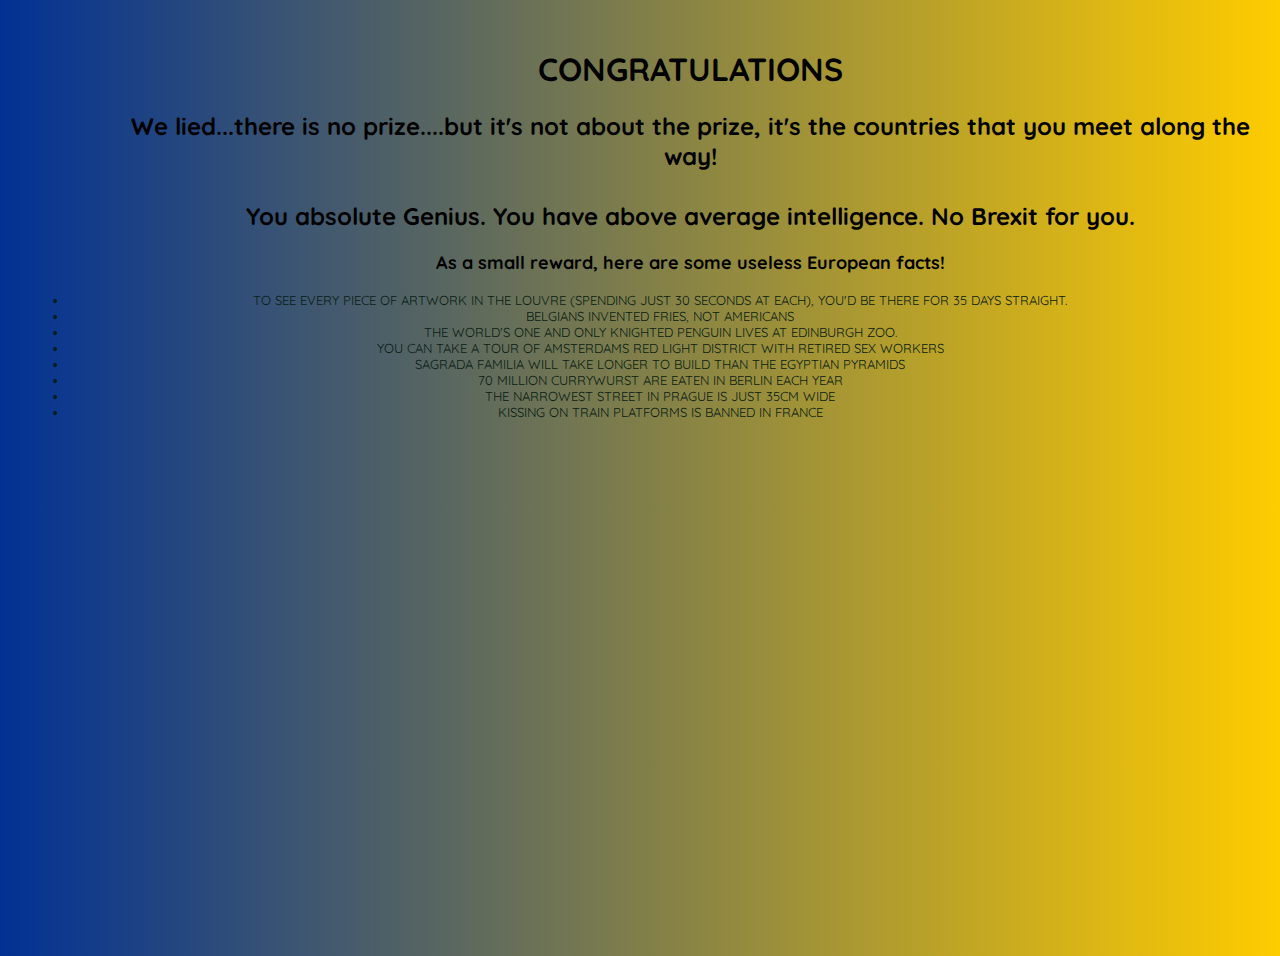
<file: winner-page.html>
<!DOCTYPE html>
<html lang="en">
  <head>
    <meta charset="utf-8" />
    <link rel="stylesheet" href="mapquiz.css" />
    <meta http-equive="X-UA-Compatible" content="IE=edge" />
    <meta name="viewport" content="width=device-width, initial-scale=1.0" />
    <title>Map Quiz</title>
    <script src="./mapquiz.js" defer></script>
  </head>
  <body>
    <header>
      <h1 id="title" , class="heading">CONGRATULATIONS</h1>
      <h2 id="subheading" , class="heading">
        We lied...there is no prize....but it's not about the prize, it's the countries that you meet along the way!
        <br></br>
        You absolute Genius. You have above average intelligence. No Brexit for
        you. 
      </h2>
      <h3>As a small reward, here are some useless European facts!</h3>
      <ul>
        <li> TO SEE EVERY PIECE OF ARTWORK IN THE LOUVRE (SPENDING JUST 30 SECONDS AT EACH), YOU'D BE THERE FOR 35 DAYS STRAIGHT.
        <li>BELGIANS INVENTED FRIES, NOT AMERICANS
        <li>THE WORLD'S ONE AND ONLY KNIGHTED PENGUIN LIVES AT EDINBURGH ZOO.
        <li>YOU CAN TAKE A TOUR OF AMSTERDAMS RED LIGHT DISTRICT WITH RETIRED SEX WORKERS
        <li>SAGRADA FAMILIA WILL TAKE LONGER TO BUILD THAN THE EGYPTIAN PYRAMIDS
        <li>70 MILLION CURRYWURST ARE EATEN IN BERLIN EACH YEAR
        <li>THE NARROWEST STREET IN PRAGUE IS JUST 35CM WIDE
        <li>KISSING ON TRAIN PLATFORMS IS BANNED IN FRANCE
      </ul>
    </header>
  </body>
</html>
</file>
<file: mapquiz.css>
@import url("https://fonts.googleapis.com/css?family=Quicksand");
* {
  font-family: "Quicksand", sans-serif;
}
html {
  scroll-behavior: smooth;
}

body {
  background-image: linear-gradient(to right, #013194, #ffcc00);
  min-height: 100vh;
  display: flex;
  flex-direction: column;
  text-align: center
}

div {
  text-align: center;
  /* border: 5px solid #004853; */
  display:inline;
  padding: 5px;
  color: #004853;
  font-family: Verdana, sans-serif, Arial;
  font-size: 40px;
  font-weight: bold;
  text-decoration: none;
}

body {
padding: 20px;
text-align: center;
}
.article{
  height: 200px;
  width: 800px;
  padding: 20px;
  display: block;
  margin-left: auto;
  margin-right: auto;
  margin-bottom: 30px;
  width: 80%;
}

.form{
  height: 200px;
  width: 800px;
  padding: 20px;
  display: block;
  margin-left: auto;
  margin-right: auto;
  width: 80%;
  text-align: center;
  font-size: 30px;

}

.winnerButton {
  /* background-image: linear-gradient(to right, #013194, #ffcc00); */
  background-color: #013194;
  height: 200px;
  width: 800px;
  padding: 20px;
  display: block;
  margin-left: auto;
  margin-right: auto;
  margin-bottom: 42px;
  text-align: center
  width: 100%;
  border-radius: 12px;
  font-size: 32px;
}

.winnerButton:hover {
  background-color: #ffcc00;
  transition: 0.7s;
}


.info{
  text-align: center
  margin-top: auto

}

.Heading-image {
  height: 200px;
  width: 800px;
  padding: 20px;
  display: block;
  margin-left: auto;
  margin-right: auto;
  width: 50%;
}

.category-image {
  border-style: solid;
  border-width: 10px;
  border-color: #a5a58d;
  border-radius: 50%;
  padding: 20px;
}

.row {
  display: flex;
  flex-direction: row;
  flex-wrap: wrap;
  width: 100%;
  padding: 25px;
}

.column {
  display: flex;
  flex-direction: column;
  flex-basis: 100%;
  flex: 1;
}

h1 {
  color: #000000;
  margin-left: 100px;
  font-size: xx-large;
  text-align: center;
}

h2 {
  color: #000000;
  margin-left: 100px;
  font-size: x-large;
  text-align: center;
}

h3 {
  color: #000000;
  margin-left: 100px;
  font-size: large;
}

h4 {
  color: #f0efeb;
  margin-left: 100px;
  font-size: medium;
}
li,
ol {
  color: #081c15;
  font-size: small;
}
p {
  color: #000000;
  margin-left: 100px;
  font-size: smaller;
}

a {
  font-size: xx-small;
}

.valid {
  background-color: green;
}

.invalid {
  background-color: rgb(218, 141, 141);
}

.valid-country {
  stroke: #000000;
  stroke-width: 3;
  stroke-linecap: round;
}
</file>
